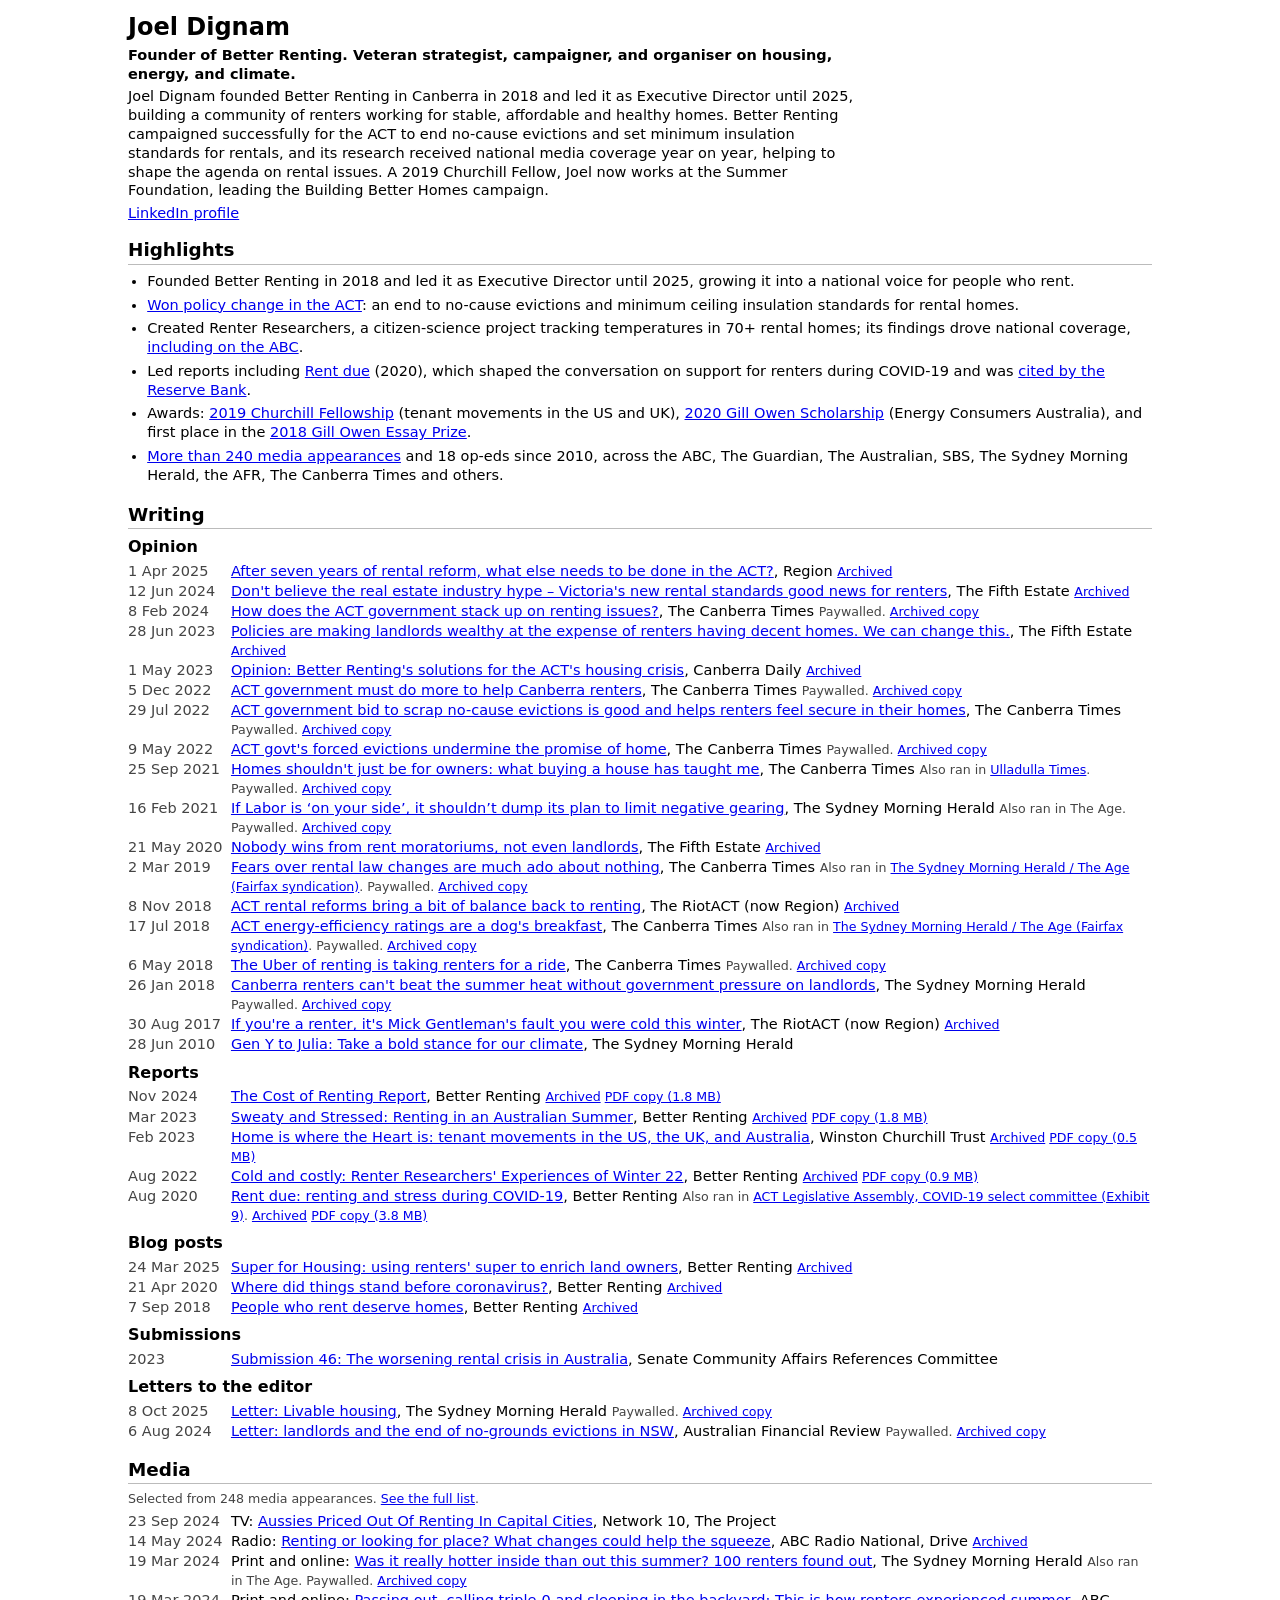
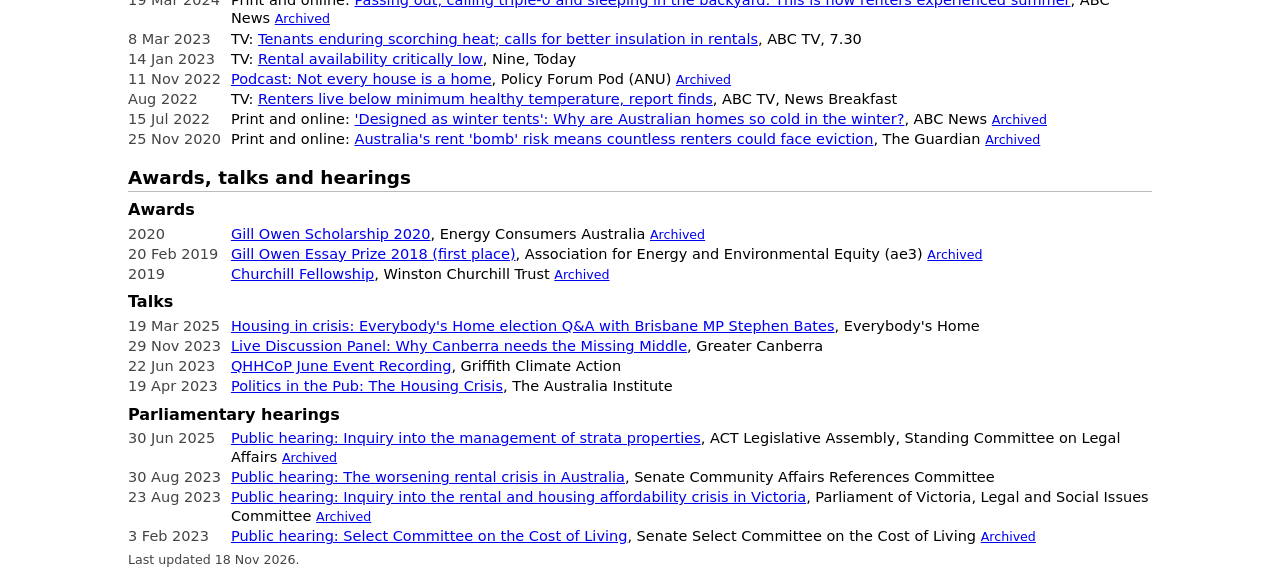
<file: index.html>
<!doctype html>
<html lang="en-AU">
<head>
<meta charset="utf-8">
<meta name="viewport" content="width=device-width, initial-scale=1">
<meta name="color-scheme" content="light dark">
<title>Joel Dignam</title>
<meta name="description" content="Founder of Better Renting. Veteran strategist, campaigner, and organiser on housing, energy, and climate.">
<link rel="canonical" href="https://joeldignam.au/">
<meta property="og:type" content="profile">
<meta property="og:title" content="Joel Dignam">
<meta property="og:description" content="Founder of Better Renting. Veteran strategist, campaigner, and organiser on housing, energy, and climate.">
<meta property="og:url" content="https://joeldignam.au/">
<link rel="stylesheet" href="style.css">
<script type="application/ld+json">{"@context": "https://schema.org", "@type": "Person", "name": "Joel Dignam", "url": "https://joeldignam.au/", "description": "Founder of Better Renting. Veteran strategist, campaigner, and organiser on housing, energy, and climate.", "sameAs": ["https://www.linkedin.com/in/joeldignam/"]}</script>
</head>
<body>
<header>
<h1>Joel Dignam</h1>
<p class="tagline">Founder of Better Renting. Veteran strategist, campaigner, and organiser on housing, energy, and climate.</p>
<p>Joel Dignam founded Better Renting in Canberra in 2018 and led it as Executive Director until 2025, building a community of renters working for stable, affordable and healthy homes. Better Renting campaigned successfully for the ACT to end no-cause evictions and set minimum insulation standards for rentals, and its research received national media coverage year on year, helping to shape the agenda on rental issues. A 2019 Churchill Fellow, Joel now works at the Summer Foundation, leading the Building Better Homes campaign.</p>
<p><a href="https://www.linkedin.com/in/joeldignam/">LinkedIn profile</a></p>
</header>
<main>
<section aria-labelledby="highlights">
<h2 id="highlights">Highlights</h2>
<ul><li>Founded Better Renting in 2018 and led it as Executive Director until 2025, growing it into a national voice for people who rent.</li><li><a href="https://region.com.au/after-seven-years-of-rental-reform-what-else-needs-to-be-done-in-the-act/855745/">Won policy change in the ACT</a>: an end to no-cause evictions and minimum ceiling insulation standards for rental homes.</li><li>Created Renter Researchers, a citizen-science project tracking temperatures in 70+ rental homes; its findings drove national coverage, <a href="https://www.abc.net.au/news/2022-07-15/why-are-australian-homes-so-cold/101227308">including on the ABC</a>.</li><li>Led reports including <a href="files/2020-08-better-renting-rent-due-covid-report.pdf">Rent due</a> (2020), which shaped the conversation on support for renters during COVID-19 and was <a href="https://www.rba.gov.au/publications/bulletin/2020/sep/the-rental-market-and-covid-19.html">cited by the Reserve Bank</a>.</li><li>Awards: <a href="https://www.churchilltrust.com.au/fellow/joel-augustine-dignam-act-2019/">2019 Churchill Fellowship</a> (tenant movements in the US and UK), <a href="https://energyconsumersaustralia.com.au/gill-owen-scholarship">2020 Gill Owen Scholarship</a> (Energy Consumers Australia), and first place in the <a href="https://ae3.org.au/2019/05/28/the-gill-owen-essay-prize-2018/">2018 Gill Owen Essay Prize</a>.</li><li><a href="media/">More than 240 media appearances</a> and 18 op-eds since 2010, across the ABC, The Guardian, The Australian, SBS, The Sydney Morning Herald, the AFR, The Canberra Times and others.</li></ul>
</section>
<section aria-labelledby="writing">
<h2 id="writing">Writing</h2>
<h3>Opinion</h3>
<ul class="rows">
<li><time datetime="2025-04-01">1 Apr 2025</time> <span><a href="https://region.com.au/after-seven-years-of-rental-reform-what-else-needs-to-be-done-in-the-act/855745/">After seven years of rental reform, what else needs to be done in the ACT?</a>, Region <small><a href="https://web.archive.org/web/20251029115129/https://region.com.au/after-seven-years-of-rental-reform-what-else-needs-to-be-done-in-the-act/855745/">Archived</a></small></span></li>
<li><time datetime="2024-06-12">12 Jun 2024</time> <span><a href="https://thefifthestate.com.au/columns/spinifex/dont-believe-the-real-estate-industry-hype-victorias-new-rental-standards-good-news-for-renters/">Don&#x27;t believe the real estate industry hype – Victoria&#x27;s new rental standards good news for renters</a>, The Fifth Estate <small><a href="https://web.archive.org/web/20240621015630/https://thefifthestate.com.au/columns/spinifex/dont-believe-the-real-estate-industry-hype-victorias-new-rental-standards-good-news-for-renters/">Archived</a></small></span></li>
<li><time datetime="2024-02-08">8 Feb 2024</time> <span><a href="https://www.canberratimes.com.au/story/8513277/act-election-2024-laborgreens-governments-record-on-renting/">How does the ACT government stack up on renting issues?</a>, The Canberra Times <small>Paywalled. <a href="https://web.archive.org/web/20240207183345/https://www.canberratimes.com.au/story/8513277/act-election-2024-laborgreens-governments-record-on-renting/">Archived copy</a></small></span></li>
<li><time datetime="2023-06-28">28 Jun 2023</time> <span><a href="https://thefifthestate.com.au/columns/spinifex/policies-are-making-landlords-wealthy-at-the-expense-of-renters-having-decent-homes-we-can-change-this/">Policies are making landlords wealthy at the expense of renters having decent homes. We can change this.</a>, The Fifth Estate <small><a href="https://web.archive.org/web/20230628192702/https://thefifthestate.com.au/columns/policies-are-making-landlords-wealthy-at-the-expense-of-renters-having-decent-homes-we-can-change-this/">Archived</a></small></span></li>
<li><time datetime="2023-05-01">1 May 2023</time> <span><a href="https://canberradaily.com.au/opinion-better-rentings-solutions-for-the-acts-housing-crisis/">Opinion: Better Renting&#x27;s solutions for the ACT&#x27;s housing crisis</a>, Canberra Daily <small><a href="https://web.archive.org/web/20260117215100/https://canberradaily.com.au/opinion-better-rentings-solutions-for-the-acts-housing-crisis/">Archived</a></small></span></li>
<li><time datetime="2022-12-05">5 Dec 2022</time> <span><a href="https://www.canberratimes.com.au/story/8001808/positive-changes-for-act-renters-need-to-go-even-further/">ACT government must do more to help Canberra renters</a>, The Canberra Times <small>Paywalled. <a href="https://web.archive.org/web/20221214074822/https://www.canberratimes.com.au/story/8001808/positive-changes-for-act-renters-need-to-go-even-further/">Archived copy</a></small></span></li>
<li><time datetime="2022-07-29">29 Jul 2022</time> <span><a href="https://www.canberratimes.com.au/story/7836780/renter-rights-matter-now-more-than-ever/">ACT government bid to scrap no-cause evictions is good and helps renters feel secure in their homes</a>, The Canberra Times <small>Paywalled. <a href="https://web.archive.org/web/20220812063833/https://www.canberratimes.com.au/story/7836780/renter-rights-matter-now-more-than-ever/">Archived copy</a></small></span></li>
<li><time datetime="2022-05-09">9 May 2022</time> <span><a href="https://www.canberratimes.com.au/story/7724691/act-govts-forced-evictions-undermine-the-promise-of-home/">ACT govt&#x27;s forced evictions undermine the promise of home</a>, The Canberra Times <small>Paywalled. <a href="https://web.archive.org/web/20250722111913/https://www.canberratimes.com.au/story/7724691/act-govts-forced-evictions-undermine-the-promise-of-home/">Archived copy</a></small></span></li>
<li><time datetime="2021-09-25">25 Sep 2021</time> <span><a href="https://www.canberratimes.com.au/story/7443503/homes-shouldnt-just-be-for-owners-what-buying-a-house-has-taught-me/">Homes shouldn&#x27;t just be for owners: what buying a house has taught me</a>, The Canberra Times <small>Also ran in <a href="https://www.ulladullatimes.com.au/story/7443503/homes-shouldnt-just-be-for-owners-what-buying-a-house-has-taught-me/">Ulladulla Times</a>. Paywalled. <a href="https://web.archive.org/web/20210925090241/https://www.canberratimes.com.au/story/7443503/homes-shouldnt-just-be-for-owners-what-buying-a-house-has-taught-me/">Archived copy</a></small></span></li>
<li><time datetime="2021-02-16">16 Feb 2021</time> <span><a href="https://www.smh.com.au/national/if-labor-is-on-your-side-it-shouldn-t-dump-its-plan-to-limit-negative-gearing-20210215-p572ox.html">If Labor is ‘on your side’, it shouldn’t dump its plan to limit negative gearing</a>, The Sydney Morning Herald <small>Also ran in The Age. Paywalled. <a href="https://web.archive.org/web/20230728012621/https://www.smh.com.au/national/if-labor-is-on-your-side-it-shouldn-t-dump-its-plan-to-limit-negative-gearing-20210215-p572ox.html">Archived copy</a></small></span></li>
<li><time datetime="2020-05-21">21 May 2020</time> <span><a href="https://thefifthestate.com.au/innovation/residential-2/nobody-wins-from-rent-moratoriums-not-even-landlords/">Nobody wins from rent moratoriums, not even landlords</a>, The Fifth Estate <small><a href="https://web.archive.org/web/20230607052110/https://thefifthestate.com.au/innovation/residential-2/nobody-wins-from-rent-moratoriums-not-even-landlords/">Archived</a></small></span></li>
<li><time datetime="2019-03-02">2 Mar 2019</time> <span><a href="https://www.canberratimes.com.au/story/5993613/fears-over-rental-law-changes-are-much-ado-about-nothing/">Fears over rental law changes are much ado about nothing</a>, The Canberra Times <small>Also ran in <a href="https://www.smh.com.au/national/act/fears-over-rental-law-changes-are-much-ado-about-nothing-20190225-p5106n.html">The Sydney Morning Herald / The Age (Fairfax syndication)</a>. Paywalled. <a href="https://web.archive.org/web/20250825040522/https://www.canberratimes.com.au/story/5993613/fears-over-rental-law-changes-are-much-ado-about-nothing/">Archived copy</a></small></span></li>
<li><time datetime="2018-11-08">8 Nov 2018</time> <span><a href="https://region.com.au/act-rental-reforms-bring-a-bit-of-balance-back-to-renting/272207/">ACT rental reforms bring a bit of balance back to renting</a>, The RiotACT (now Region) <small><a href="https://web.archive.org/web/20251218154320/https://region.com.au/act-rental-reforms-bring-a-bit-of-balance-back-to-renting/272207/">Archived</a></small></span></li>
<li><time datetime="2018-07-17">17 Jul 2018</time> <span><a href="https://www.canberratimes.com.au/story/6014870/act-energy-efficiency-ratings-are-a-dogs-breakfast/">ACT energy-efficiency ratings are a dog&#x27;s breakfast</a>, The Canberra Times <small>Also ran in <a href="https://www.smh.com.au/politics/act/act-energy-efficiency-ratings-are-a-dog-s-breakfast-20180711-p4zqtp.html">The Sydney Morning Herald / The Age (Fairfax syndication)</a>. Paywalled. <a href="https://web.archive.org/web/20180717205506/https://www.canberratimes.com.au/politics/act/act-energy-efficiency-ratings-are-a-dog-s-breakfast-20180711-p4zqtp.html">Archived copy</a></small></span></li>
<li><time datetime="2018-05-06">6 May 2018</time> <span><a href="https://www.canberratimes.com.au/story/6018209/the-uber-of-renting-is-taking-renters-for-a-ride/">The Uber of renting is taking renters for a ride</a>, The Canberra Times <small>Paywalled. <a href="https://web.archive.org/web/20261115215454/https://www.canberratimes.com.au/story/6018209/the-uber-of-renting-is-taking-renters-for-a-ride/">Archived copy</a></small></span></li>
<li><time datetime="2018-01-26">26 Jan 2018</time> <span><a href="https://www.smh.com.au/opinion/canberra-renters-cant-beat-the-summer-heat-without-government-pressure-on-landlords-20180125-h0o96s.html">Canberra renters can&#x27;t beat the summer heat without government pressure on landlords</a>, The Sydney Morning Herald <small>Paywalled. <a href="https://web.archive.org/web/20221205171050/https://www.smh.com.au/opinion/canberra-renters-cant-beat-the-summer-heat-without-government-pressure-on-landlords-20180125-h0o96s.html">Archived copy</a></small></span></li>
<li><time datetime="2017-08-30">30 Aug 2017</time> <span><a href="https://region.com.au/if-youre-a-renter-its-mick-gentlemans-fault-you-were-cold-this-winter/213235/">If you&#x27;re a renter, it&#x27;s Mick Gentleman&#x27;s fault you were cold this winter</a>, The RiotACT (now Region) <small><a href="https://web.archive.org/web/20251218144130/https://region.com.au/if-youre-a-renter-its-mick-gentlemans-fault-you-were-cold-this-winter/213235/">Archived</a></small></span></li>
<li><time datetime="2010-06-28">28 Jun 2010</time> <span><a href="https://www.smh.com.au/politics/federal/gen-y-to-julia-take-a-bold-stance-for-our-climate-20100628-zedr.html">Gen Y to Julia: Take a bold stance for our climate</a>, The Sydney Morning Herald</span></li>
</ul>
<h3>Reports</h3>
<ul class="rows">
<li><time datetime="2024-11">Nov 2024</time> <span><a href="https://www.betterrenting.org.au/cost_of_renting_2024">The Cost of Renting Report</a>, Better Renting <small><a href="https://web.archive.org/web/20260712150952/https://www.betterrenting.org.au/cost_of_renting_2024">Archived</a> <a href="files/2024-11-better-renting-cost-of-renting-report.pdf">PDF copy (1.8 MB)</a></small></span></li>
<li><time datetime="2023-03">Mar 2023</time> <span><a href="https://www.betterrenting.org.au/renter_researchers_summer_23">Sweaty and Stressed: Renting in an Australian Summer</a>, Better Renting <small><a href="https://web.archive.org/web/20260712151231/https://www.betterrenting.org.au/renter_researchers_summer_23">Archived</a> <a href="files/2023-03-better-renting-sweaty-and-stressed.pdf">PDF copy (1.8 MB)</a></small></span></li>
<li><time datetime="2023-02">Feb 2023</time> <span><a href="https://www.churchilltrust.com.au/project/to-learn-how-to-best-build-an-organisation-to-grow-the-power-of-renters-to-advocate-for-social-change/">Home is where the Heart is: tenant movements in the US, the UK, and Australia</a>, Winston Churchill Trust <small><a href="https://web.archive.org/web/20240413115450/https://www.churchilltrust.com.au/project/to-learn-how-to-best-build-an-organisation-to-grow-the-power-of-renters-to-advocate-for-social-change/">Archived</a> <a href="files/2023-02-churchill-report-home-is-where-the-heart-is.pdf">PDF copy (0.5 MB)</a></small></span></li>
<li><time datetime="2022-08">Aug 2022</time> <span><a href="https://www.betterrenting.org.au/renter_researchers_winter_22">Cold and costly: Renter Researchers&#x27; Experiences of Winter 22</a>, Better Renting <small><a href="https://web.archive.org/web/20260712155300/https://www.betterrenting.org.au/renter_researchers_winter_22">Archived</a> <a href="files/2022-08-better-renting-cold-and-costly-winter-22.pdf">PDF copy (0.9 MB)</a></small></span></li>
<li><time datetime="2020-08">Aug 2020</time> <span><a href="https://www.betterrenting.org.au/coronavirus_survey_report">Rent due: renting and stress during COVID-19</a>, Better Renting <small>Also ran in <a href="https://www.parliament.act.gov.au/__data/assets/pdf_file/0009/1613637/Exhibit-9-Better-Renting.pdf">ACT Legislative Assembly, COVID-19 select committee (Exhibit 9)</a>. <a href="https://web.archive.org/web/20260521203313/https://www.betterrenting.org.au/coronavirus_survey_report">Archived</a> <a href="files/2020-08-better-renting-rent-due-covid-report.pdf">PDF copy (3.8 MB)</a></small></span></li>
</ul>
<h3>Blog posts</h3>
<ul class="rows">
<li><time datetime="2025-03-24">24 Mar 2025</time> <span><a href="https://www.betterrenting.org.au/super_for_housing">Super for Housing: using renters&#x27; super to enrich land owners</a>, Better Renting <small><a href="https://web.archive.org/web/20260521205331/https://www.betterrenting.org.au/super_for_housing">Archived</a></small></span></li>
<li><time datetime="2020-04-21">21 Apr 2020</time> <span><a href="https://www.betterrenting.org.au/where_did_things_stand_before_coronavirus">Where did things stand before coronavirus?</a>, Better Renting <small><a href="https://web.archive.org/web/20260611232454/https://www.betterrenting.org.au/where_did_things_stand_before_coronavirus">Archived</a></small></span></li>
<li><time datetime="2018-09-07">7 Sep 2018</time> <span><a href="https://www.betterrenting.org.au/people_who_rent_deserve_homes">People who rent deserve homes</a>, Better Renting <small><a href="https://web.archive.org/web/20260521200116/https://www.betterrenting.org.au/people_who_rent_deserve_homes">Archived</a></small></span></li>
</ul>
<h3>Submissions</h3>
<ul class="rows">
<li><time datetime="2023">2023</time> <span><a href="https://www.aph.gov.au/DocumentStore.ashx?id=38a46012-39ef-4d8b-801d-7f6dd21046ff&amp;subId=746090">Submission 46: The worsening rental crisis in Australia</a>, Senate Community Affairs References Committee</span></li>
</ul>
<h3>Letters to the editor</h3>
<ul class="rows">
<li><time datetime="2025-10-08">8 Oct 2025</time> <span><a href="https://www.smh.com.au/politics/nsw/fight-the-good-fight-not-each-other-for-all-our-sakes-20251008-p5n0wa.html">Letter: Livable housing</a>, The Sydney Morning Herald <small>Paywalled. <a href="https://web.archive.org/web/20251013021611/https://www.smh.com.au/politics/nsw/fight-the-good-fight-not-each-other-for-all-our-sakes-20251008-p5n0wa.html">Archived copy</a></small></span></li>
<li><time datetime="2024-08-06">6 Aug 2024</time> <span><a href="https://www.afr.com/politics/federal/jabiluka-uranium-mine-proponents-ignore-the-facts-20240802-p5jyu9">Letter: landlords and the end of no-grounds evictions in NSW</a>, Australian Financial Review <small>Paywalled. <a href="https://web.archive.org/web/20250725124720/https://www.afr.com/politics/federal/jabiluka-uranium-mine-proponents-ignore-the-facts-20240802-p5jyu9">Archived copy</a></small></span></li>
</ul>
</section>
<section aria-labelledby="media">
<h2 id="media">Media</h2>
<p><small>Selected from 248 media appearances. <a href="media/">See the full list</a>.</small></p>
<ul class="rows">
<li><time datetime="2024-09-23">23 Sep 2024</time> <span>TV: <a href="https://www.youtube.com/watch?v=74eTUBOlbA0">Aussies Priced Out Of Renting In Capital Cities</a>, Network 10, The Project</span></li>
<li><time datetime="2024-05-14">14 May 2024</time> <span>Radio: <a href="https://www.abc.net.au/listen/programs/radionational-drive/1615/103846446">Renting or looking for place? What changes could help the squeeze</a>, ABC Radio National, Drive <small><a href="https://web.archive.org/web/20240809153053/https://www.abc.net.au/listen/programs/radionational-drive/1615/103846446">Archived</a></small></span></li>
<li><time datetime="2024-03-19">19 Mar 2024</time> <span>Print and online: <a href="https://www.smh.com.au/property/news/was-it-really-hotter-inside-than-out-this-summer-100-renters-found-out-20240315-p5fcsl.html">Was it really hotter inside than out this summer? 100 renters found out</a>, The Sydney Morning Herald <small>Also ran in The Age. Paywalled. <a href="https://web.archive.org/web/20241216012420/https://www.smh.com.au/property/news/was-it-really-hotter-inside-than-out-this-summer-100-renters-found-out-20240315-p5fcsl.html">Archived copy</a></small></span></li>
<li><time datetime="2024-03-19">19 Mar 2024</time> <span>Print and online: <a href="https://www.abc.net.au/news/2024-03-19/rental-home-temperatures-unhealthy-dangerous-better-renting/103601940">Passing out, calling triple-0 and sleeping in the backyard: This is how renters experienced summer</a>, ABC News <small><a href="https://web.archive.org/web/20260703052037/https://www.abc.net.au/news/2024-03-19/rental-home-temperatures-unhealthy-dangerous-better-renting/103601940">Archived</a></small></span></li>
<li><time datetime="2023-03-08">8 Mar 2023</time> <span>TV: <a href="https://www.facebook.com/ABC730/posts/new-research-shows-tenants-in-public-housing-and-private-rentals-are-enduring-ve/10160812608779516/">Tenants enduring scorching heat; calls for better insulation in rentals</a>, ABC TV, 7.30</span></li>
<li><time datetime="2023-01-14">14 Jan 2023</time> <span>TV: <a href="https://www.youtube.com/watch?v=-Z2n1muPa2Y">Rental availability critically low</a>, Nine, Today</span></li>
<li><time datetime="2022-11-11">11 Nov 2022</time> <span><a href="https://www.policyforum.net/podcast-not-every-house-is-a-home/">Podcast: Not every house is a home</a>, Policy Forum Pod (ANU) <small><a href="https://web.archive.org/web/20251223234236/https://www.policyforum.net/podcast-not-every-house-is-a-home/">Archived</a></small></span></li>
<li><time datetime="2022-08">Aug 2022</time> <span>TV: <a href="https://www.youtube.com/watch?v=ucFaSIafV-w">Renters live below minimum healthy temperature, report finds</a>, ABC TV, News Breakfast</span></li>
<li><time datetime="2022-07-15">15 Jul 2022</time> <span>Print and online: <a href="https://www.abc.net.au/news/2022-07-15/why-are-australian-homes-so-cold/101227308">&#x27;Designed as winter tents&#x27;: Why are Australian homes so cold in the winter?</a>, ABC News <small><a href="https://web.archive.org/web/20260809043538/https://www.abc.net.au/news/2022-07-15/why-are-australian-homes-so-cold/101227308">Archived</a></small></span></li>
<li><time datetime="2020-11-25">25 Nov 2020</time> <span>Print and online: <a href="https://www.theguardian.com/australia-news/2020/nov/25/australias-rent-bomb-risk-means-countless-renters-could-face-eviction">Australia&#x27;s rent &#x27;bomb&#x27; risk means countless renters could face eviction</a>, The Guardian <small><a href="https://web.archive.org/web/20261116090059/https://www.theguardian.com/australia-news/2020/nov/25/australias-rent-bomb-risk-means-countless-renters-could-face-eviction">Archived</a></small></span></li>
</ul>
</section>
<section aria-labelledby="other">
<h2 id="other">Awards, talks and hearings</h2>
<h3>Awards</h3>
<ul class="rows">
<li><time datetime="2020">2020</time> <span><a href="https://energyconsumersaustralia.com.au/gill-owen-scholarship">Gill Owen Scholarship 2020</a>, Energy Consumers Australia <small><a href="https://web.archive.org/web/20260717012542/https://energyconsumersaustralia.com.au/gill-owen-scholarship">Archived</a></small></span></li>
<li><time datetime="2019-02-20">20 Feb 2019</time> <span><a href="https://ae3.org.au/2019/05/28/the-gill-owen-essay-prize-2018/">Gill Owen Essay Prize 2018 (first place)</a>, Association for Energy and Environmental Equity (ae3) <small><a href="https://web.archive.org/web/20210225165625/https://ae3.org.au/2019/05/28/the-gill-owen-essay-prize-2018/">Archived</a></small></span></li>
<li><time datetime="2019">2019</time> <span><a href="https://www.churchilltrust.com.au/fellow/joel-augustine-dignam-act-2019/">Churchill Fellowship</a>, Winston Churchill Trust <small><a href="https://web.archive.org/web/20251213165020/https://www.churchilltrust.com.au/fellow/joel-augustine-dignam-act-2019/">Archived</a></small></span></li>
</ul>
<h3>Talks</h3>
<ul class="rows">
<li><time datetime="2025-03-19">19 Mar 2025</time> <span><a href="https://www.youtube.com/watch?v=JKfyDsu-TdA">Housing in crisis: Everybody&#x27;s Home election Q&amp;A with Brisbane MP Stephen Bates</a>, Everybody&#x27;s Home</span></li>
<li><time datetime="2023-11-29">29 Nov 2023</time> <span><a href="https://www.youtube.com/watch?v=4AVdTm2TaIE">Live Discussion Panel: Why Canberra needs the Missing Middle</a>, Greater Canberra</span></li>
<li><time datetime="2023-06-22">22 Jun 2023</time> <span><a href="https://www.youtube.com/watch?v=nuZ-uShpKMk">QHHCoP June Event Recording</a>, Griffith Climate Action</span></li>
<li><time datetime="2023-04-19">19 Apr 2023</time> <span><a href="https://www.youtube.com/watch?v=BsTYJLzeJtE">Politics in the Pub: The Housing Crisis</a>, The Australia Institute</span></li>
</ul>
<h3>Parliamentary hearings</h3>
<ul class="rows">
<li><time datetime="2025-06-30">30 Jun 2025</time> <span><a href="https://www.hansard.act.gov.au/Hansard/11th-assembly/Committee-transcripts/leg08a.pdf">Public hearing: Inquiry into the management of strata properties</a>, ACT Legislative Assembly, Standing Committee on Legal Affairs <small><a href="https://web.archive.org/web/20251115001027/https://www.hansard.act.gov.au/Hansard/11th-assembly/Committee-transcripts/leg08a.pdf">Archived</a></small></span></li>
<li><time datetime="2023-08-30">30 Aug 2023</time> <span><a href="https://www.aph.gov.au/DocumentStore.ashx?hearingid=31059&amp;submissions=false">Public hearing: The worsening rental crisis in Australia</a>, Senate Community Affairs References Committee</span></li>
<li><time datetime="2023-08-23">23 Aug 2023</time> <span><a href="https://www.parliament.vic.gov.au/get-involved/inquiries/inquiry-into-the-rental-and-housing-affordability-crisis-in-victoria/hearings/">Public hearing: Inquiry into the rental and housing affordability crisis in Victoria</a>, Parliament of Victoria, Legal and Social Issues Committee <small><a href="https://web.archive.org/web/20260308175237/https://www.parliament.vic.gov.au/get-involved/inquiries/inquiry-into-the-rental-and-housing-affordability-crisis-in-victoria/hearings/">Archived</a></small></span></li>
<li><time datetime="2023-02-03">3 Feb 2023</time> <span><a href="https://www.aph.gov.au/DocumentStore.ashx?hearingid=30616&amp;submissions=false">Public hearing: Select Committee on the Cost of Living</a>, Senate Select Committee on the Cost of Living <small><a href="https://web.archive.org/web/20221208213909/https://www.aph.gov.au/DocumentStore.ashx?hearingid=30616&amp;submissions=false">Archived</a></small></span></li>
</ul>
</section>
</main>
<footer><p><small>Last updated 18 Nov 2026.</small></p></footer>
</body>
</html>
</file>
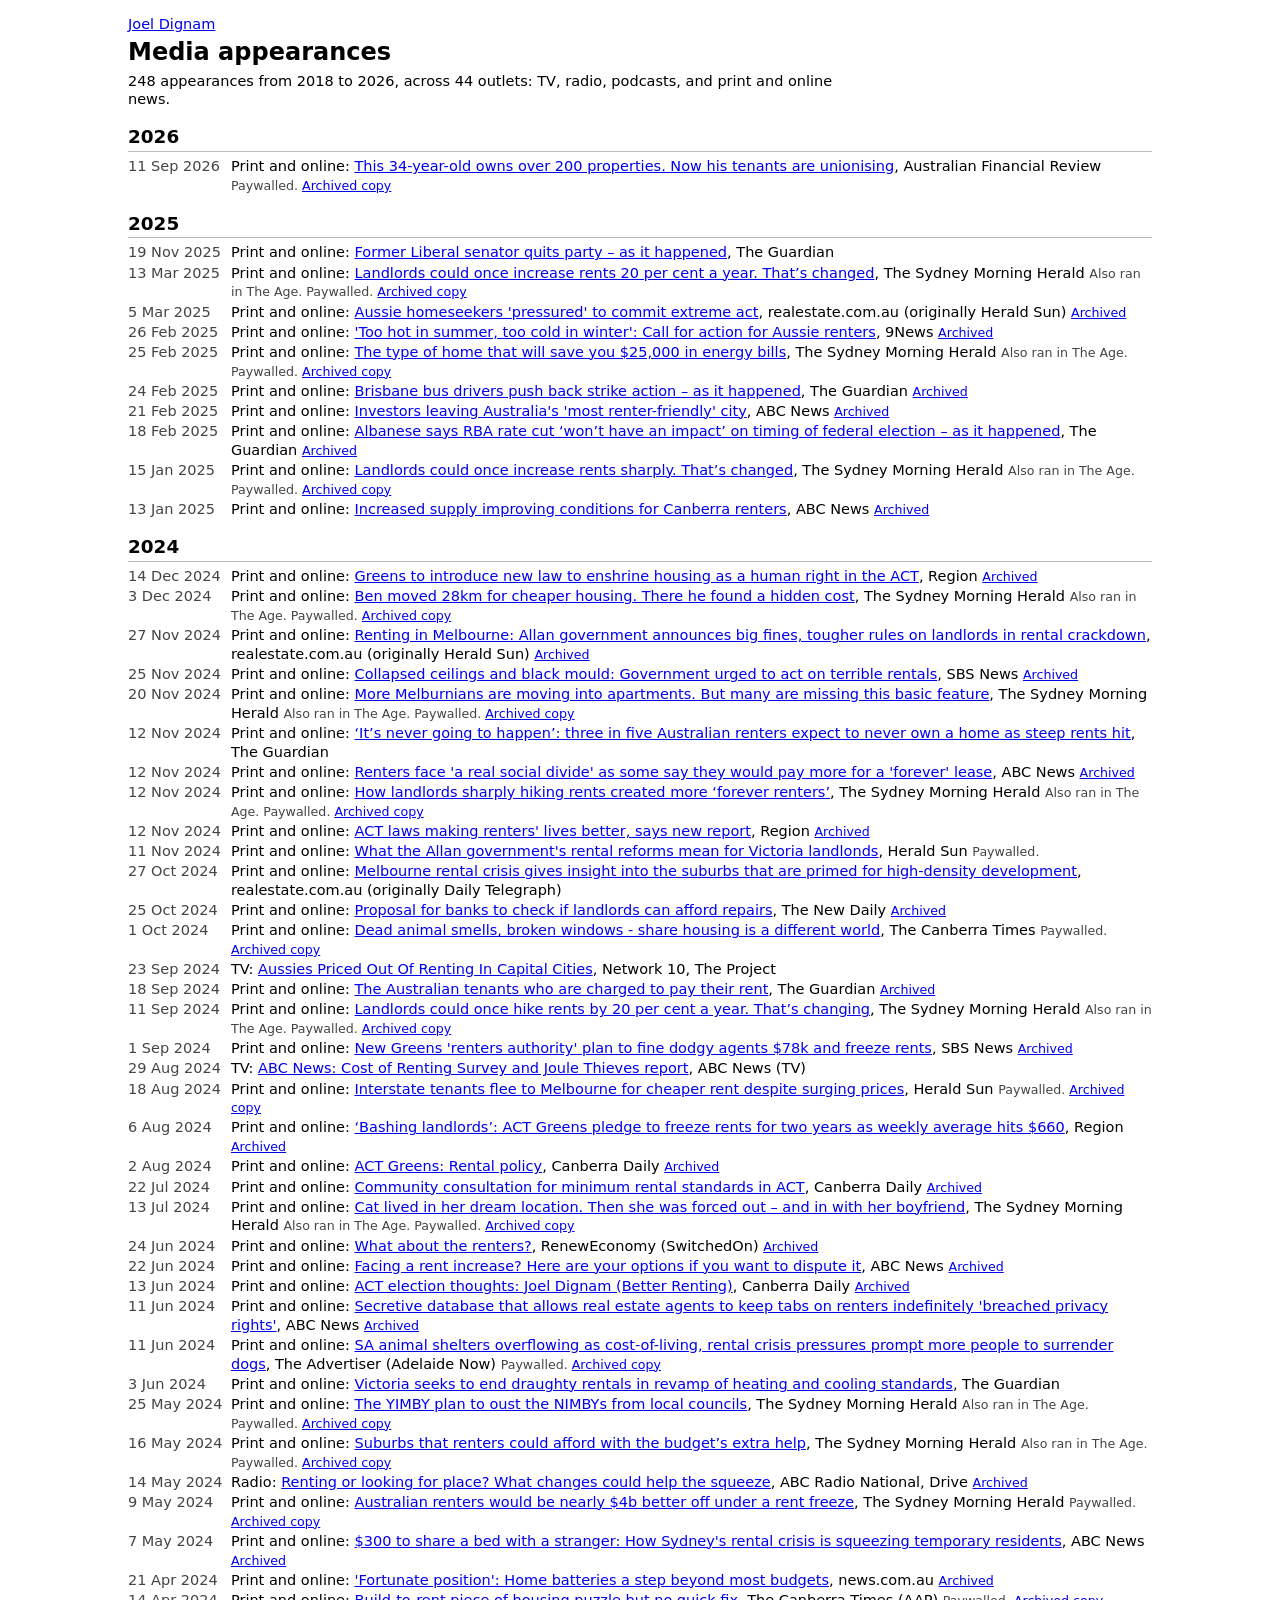
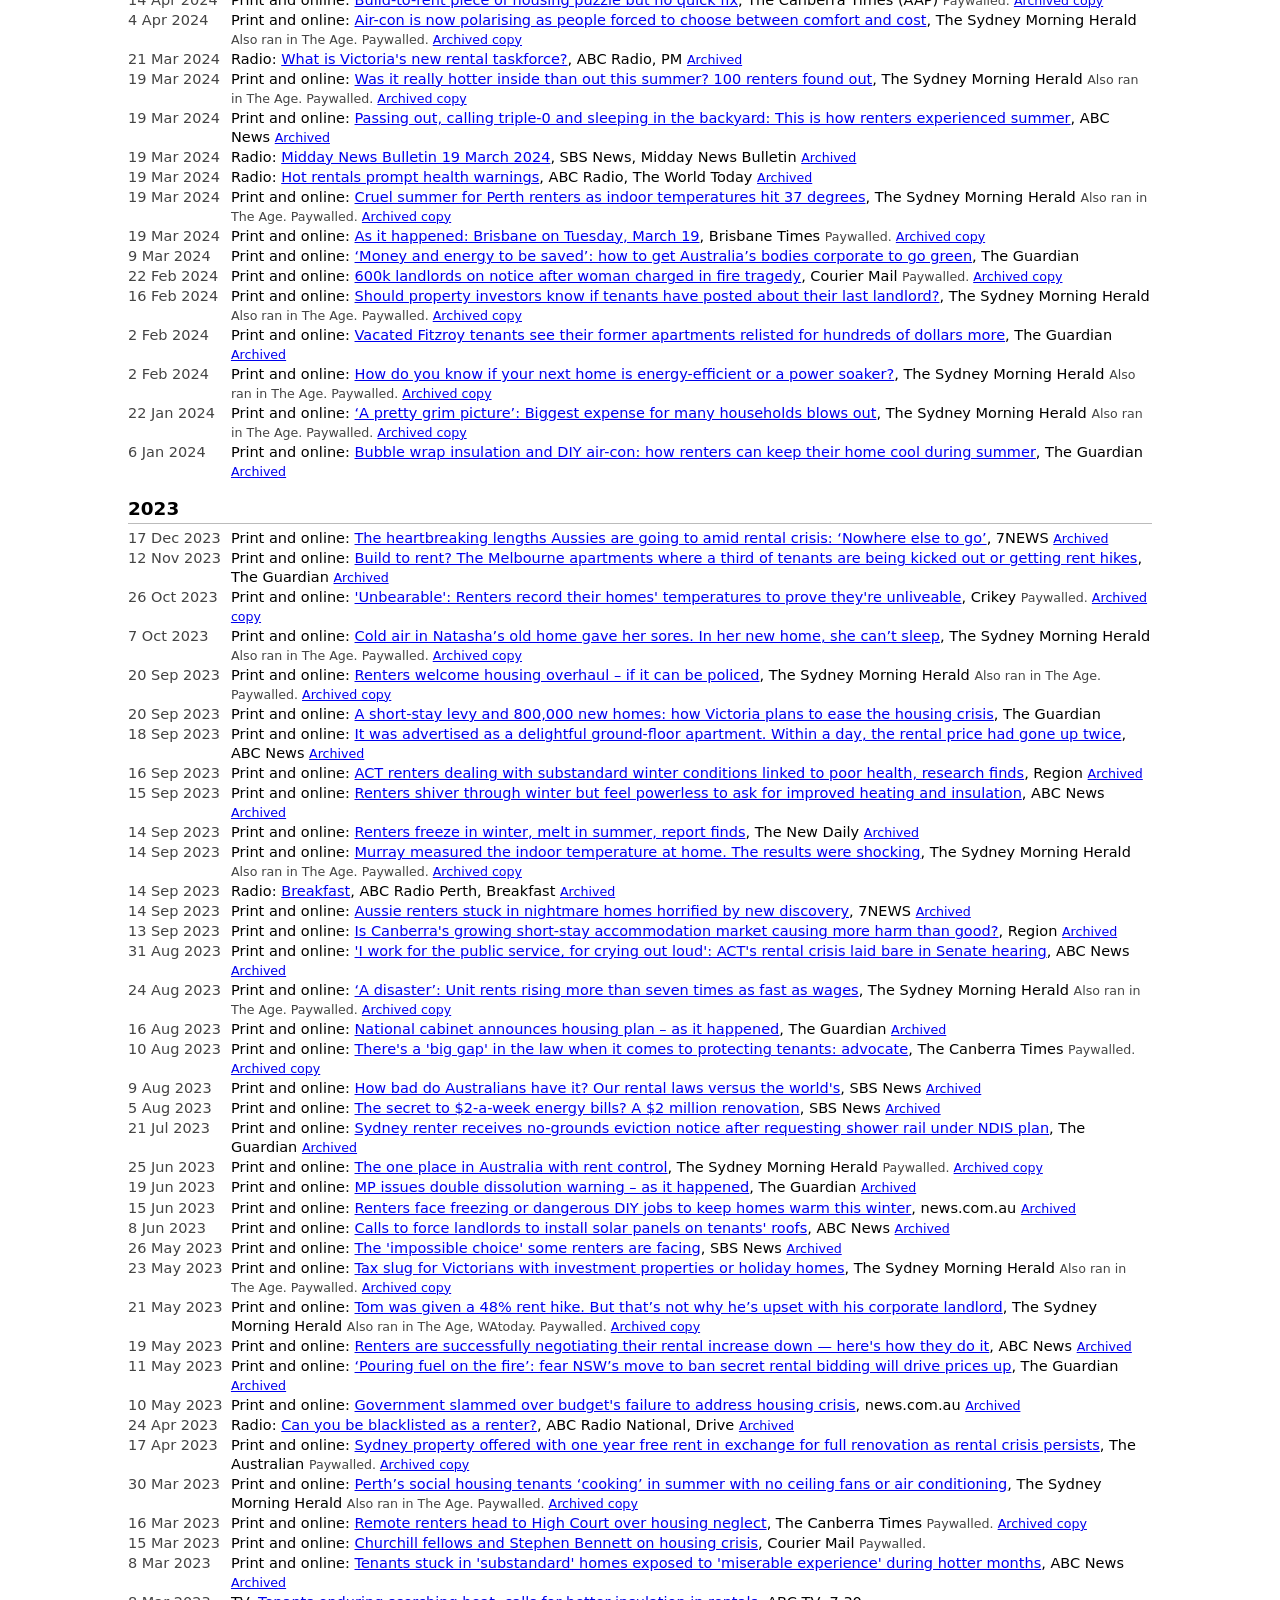
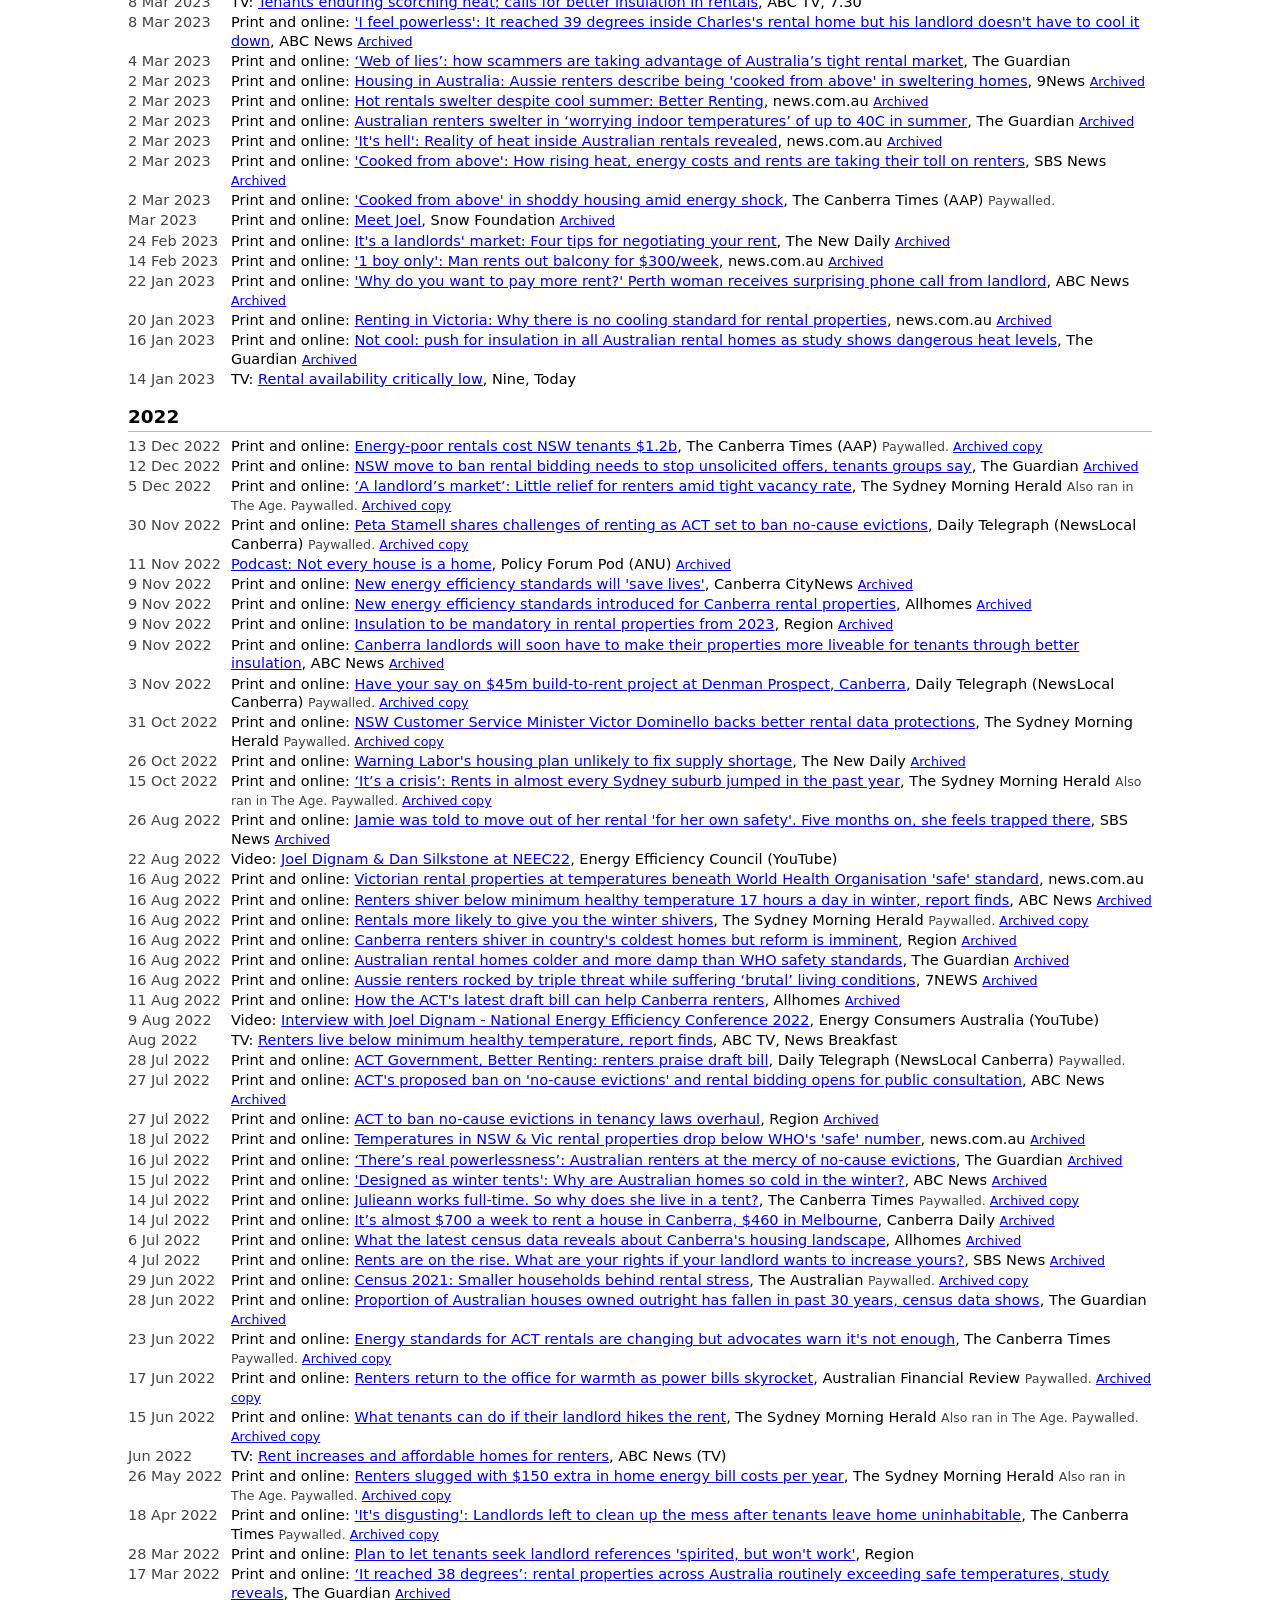
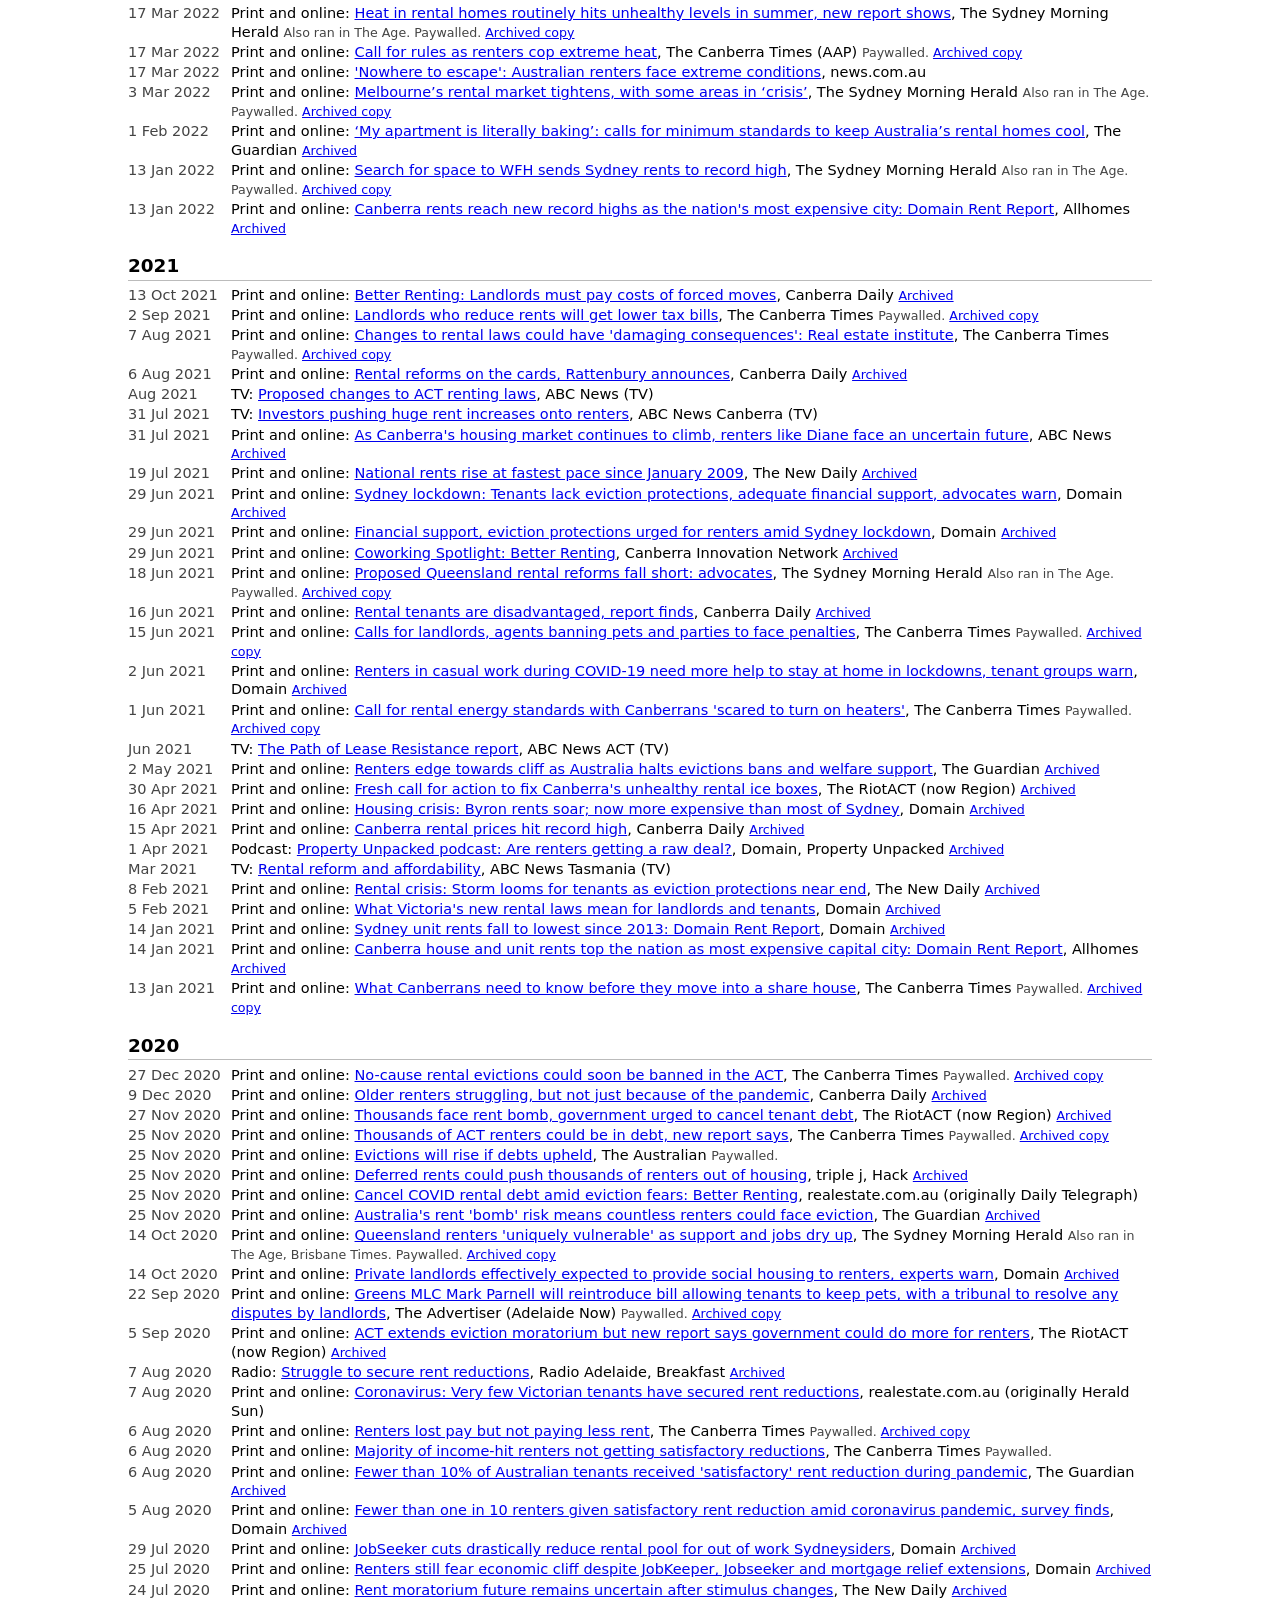
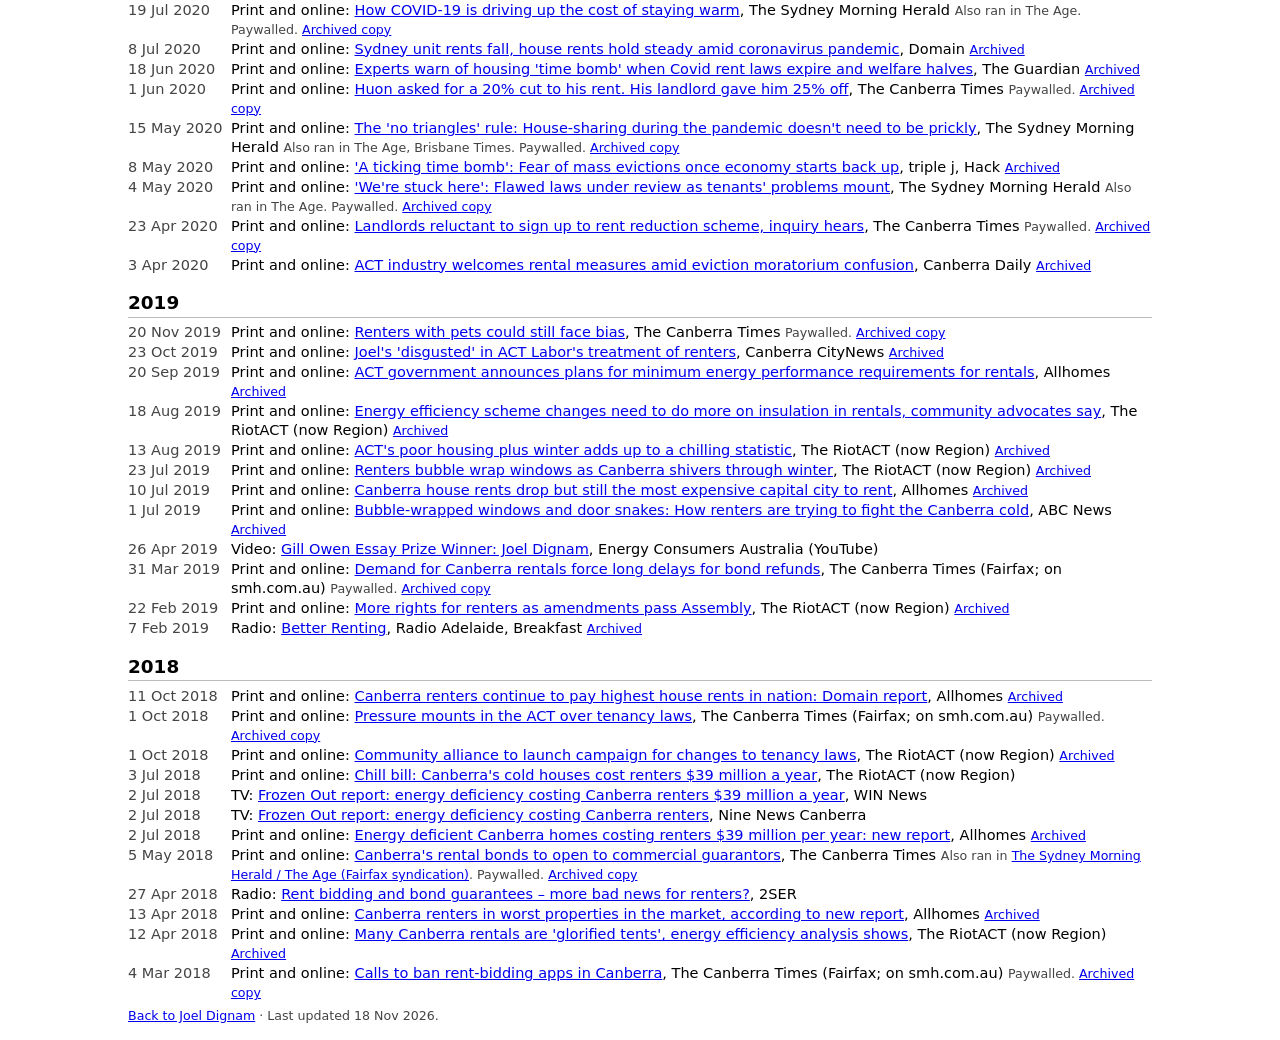
<file: media/index.html>
<!doctype html>
<html lang="en-AU">
<head>
<meta charset="utf-8">
<meta name="viewport" content="width=device-width, initial-scale=1">
<meta name="color-scheme" content="light dark">
<title>Media appearances | Joel Dignam</title>
<meta name="description" content="248 media appearances by Joel Dignam, 2018 to 2026.">
<link rel="canonical" href="https://joeldignam.au/media/">
<meta property="og:type" content="article">
<meta property="og:title" content="Media appearances | Joel Dignam">
<meta property="og:description" content="248 media appearances by Joel Dignam, 2018 to 2026.">
<meta property="og:url" content="https://joeldignam.au/media/">
<link rel="stylesheet" href="../style.css">
</head>
<body>
<header>
<p><a href="../">Joel Dignam</a></p>
<h1>Media appearances</h1>
<p>248 appearances from 2018 to 2026, across 44 outlets: TV, radio, podcasts, and print and online news.</p>
</header>
<main>
<section aria-labelledby="y2026">
<h2 id="y2026">2026</h2>
<ul class="rows">
<li><time datetime="2026-09-11">11 Sep 2026</time> <span>Print and online: <a href="https://www.afr.com/policy/economy/this-34-year-old-owns-over-200-properties-renters-are-fighting-back-20260817-p60p1t">This 34-year-old owns over 200 properties. Now his tenants are unionising</a>, Australian Financial Review <small>Paywalled. <a href="https://web.archive.org/web/20261103012104/https://www.afr.com/policy/economy/this-34-year-old-owns-over-200-properties-renters-are-fighting-back-20260817-p60p1t">Archived copy</a></small></span></li>
</ul>
</section>
<section aria-labelledby="y2025">
<h2 id="y2025">2025</h2>
<ul class="rows">
<li><time datetime="2025-11-19">19 Nov 2025</time> <span>Print and online: <a href="https://www.theguardian.com/australia-news/live/2025/nov/19/australia-news-live-optus-amazon-nsw-leaders-mark-speakman-challenge-spill-coalition-john-laws-funeral-ntwnfbhip-liberal?page=with%3Ablock-691cfaf48f080df526f98027">Former Liberal senator quits party – as it happened</a>, The Guardian</span></li>
<li><time datetime="2025-03-13">13 Mar 2025</time> <span>Print and online: <a href="https://www.smh.com.au/property/news/landlords-could-once-increase-rents-20-per-cent-a-year-that-s-changed-20250312-p5liz3.html">Landlords could once increase rents 20 per cent a year. That’s changed</a>, The Sydney Morning Herald <small>Also ran in The Age. Paywalled. <a href="https://web.archive.org/web/20250725072540/https://www.smh.com.au/property/news/landlords-could-once-increase-rents-20-per-cent-a-year-that-s-changed-20250312-p5liz3.html">Archived copy</a></small></span></li>
<li><time datetime="2025-03-05">5 Mar 2025</time> <span>Print and online: <a href="https://www.heraldsun.com.au/real-estate/renting/renters-feeling-the-pressure-going-to-extreme-lengths-to-secure-homes/news-story/d059ce861451290de91a99c75a43a39d">Aussie homeseekers &#x27;pressured&#x27; to commit extreme act</a>, realestate.com.au (originally Herald Sun) <small><a href="https://web.archive.org/web/20261116095622/https://www.realestate.com.au/news/renters-feeling-the-pressure-going-to-extreme-lengths-to-secure-homes/">Archived</a></small></span></li>
<li><time datetime="2025-02-26">26 Feb 2025</time> <span>Print and online: <a href="https://www.9news.com.au/national/rental-homes-plea-for-action/5a3fbbd8-3bd1-42ae-86b9-498c15637ca7">&#x27;Too hot in summer, too cold in winter&#x27;: Call for action for Aussie renters</a>, 9News <small><a href="https://web.archive.org/web/20250317230616/https://www.9news.com.au/national/rental-homes-plea-for-action/5a3fbbd8-3bd1-42ae-86b9-498c15637ca7">Archived</a></small></span></li>
<li><time datetime="2025-02-25">25 Feb 2025</time> <span>Print and online: <a href="https://www.smh.com.au/property/news/the-type-of-home-that-will-save-you-25-000-in-energy-bills-20250221-p5le51.html">The type of home that will save you $25,000 in energy bills</a>, The Sydney Morning Herald <small>Also ran in The Age. Paywalled. <a href="https://web.archive.org/web/20250724004533/https://www.smh.com.au/property/news/the-type-of-home-that-will-save-you-25-000-in-energy-bills-20250221-p5le51.html">Archived copy</a></small></span></li>
<li><time datetime="2025-02-24">24 Feb 2025</time> <span>Print and online: <a href="https://www.theguardian.com/australia-news/live/2025/feb/24/australia-politics-live-anthony-albanese-peter-dutton-russia-ukraine-medicare-gap-fee-bulk-billing-senate-estimates-cost-of-living-ntwnfb">Brisbane bus drivers push back strike action – as it happened</a>, The Guardian <small><a href="https://web.archive.org/web/20261116062414/https://www.theguardian.com/australia-news/live/2025/feb/24/australia-politics-live-anthony-albanese-peter-dutton-russia-ukraine-medicare-gap-fee-bulk-billing-senate-estimates-cost-of-living-ntwnfb">Archived</a></small></span></li>
<li><time datetime="2025-02-21">21 Feb 2025</time> <span>Print and online: <a href="https://www.abc.net.au/news/2025-02-21/canberra-renter-friendly-city-landlord-cost/104958718">Investors leaving Australia&#x27;s &#x27;most renter-friendly&#x27; city</a>, ABC News <small><a href="https://web.archive.org/web/20260829154310/https://www.abc.net.au/news/2025-02-21/canberra-renter-friendly-city-landlord-cost/104958718">Archived</a></small></span></li>
<li><time datetime="2025-02-18">18 Feb 2025</time> <span>Print and online: <a href="https://www.theguardian.com/australia-news/live/2025/feb/18/australia-news-live-rba-reserve-bank-interest-rates-decision-oscar-jenkins-ukraine-russia-video-nsw-racial-hatred-election-campaign-anthony-albanese-peter-dutton-cost-of-living-ntwnfb?page=with%3Ablock-67b4071d8f08e01a96a5f21a">Albanese says RBA rate cut ‘won’t have an impact’ on timing of federal election – as it happened</a>, The Guardian <small><a href="https://web.archive.org/web/20261116224857/https://www.theguardian.com/australia-news/live/2025/feb/18/australia-news-live-rba-reserve-bank-interest-rates-decision-oscar-jenkins-ukraine-russia-video-nsw-racial-hatred-election-campaign-anthony-albanese-peter-dutton-cost-of-living-ntwnfb?page=with%3Ablock-67b4071d8f08e01a96a5f21a">Archived</a></small></span></li>
<li><time datetime="2025-01-15">15 Jan 2025</time> <span>Print and online: <a href="https://www.smh.com.au/property/news/landlords-could-once-increase-rents-sharply-that-s-changed-20250114-p5l42w.html">Landlords could once increase rents sharply. That’s changed</a>, The Sydney Morning Herald <small>Also ran in The Age. Paywalled. <a href="https://web.archive.org/web/20250723120432/https://www.smh.com.au/property/news/landlords-could-once-increase-rents-sharply-that-s-changed-20250114-p5l42w.html">Archived copy</a></small></span></li>
<li><time datetime="2025-01-13">13 Jan 2025</time> <span>Print and online: <a href="https://www.abc.net.au/news/2025-01-13/rent-canberra-flat-comparison-other-capital-cities/104805776">Increased supply improving conditions for Canberra renters</a>, ABC News <small><a href="https://web.archive.org/web/20250709074412/https://www.abc.net.au/news/2025-01-13/rent-canberra-flat-comparison-other-capital-cities/104805776">Archived</a></small></span></li>
</ul>
</section>
<section aria-labelledby="y2024">
<h2 id="y2024">2024</h2>
<ul class="rows">
<li><time datetime="2024-12-14">14 Dec 2024</time> <span>Print and online: <a href="https://region.com.au/greens-to-introduce-new-law-to-enshrine-housing-as-a-human-right-in-the-act/834106/">Greens to introduce new law to enshrine housing as a human right in the ACT</a>, Region <small><a href="https://web.archive.org/web/20261029034658/https://region.com.au/greens-to-introduce-new-law-to-enshrine-housing-as-a-human-right-in-the-act/834106/">Archived</a></small></span></li>
<li><time datetime="2024-12-03">3 Dec 2024</time> <span>Print and online: <a href="https://www.smh.com.au/property/news/ben-moved-28km-for-cheaper-housing-there-he-found-a-hidden-cost-20241025-p5klbu.html">Ben moved 28km for cheaper housing. There he found a hidden cost</a>, The Sydney Morning Herald <small>Also ran in The Age. Paywalled. <a href="https://web.archive.org/web/20250806083230/https://www.smh.com.au/property/news/ben-moved-28km-for-cheaper-housing-there-he-found-a-hidden-cost-20241025-p5klbu.html">Archived copy</a></small></span></li>
<li><time datetime="2024-11-27">27 Nov 2024</time> <span>Print and online: <a href="https://www.heraldsun.com.au/real-estate/victoria/melbourne/renting-in-melbourne-allan-government-announces-big-fines-tougher-rules-on-landlords-in-rental-crackdown/news-story/354b855b8cb0df81683bd36e2ac21781">Renting in Melbourne: Allan government announces big fines, tougher rules on landlords in rental crackdown</a>, realestate.com.au (originally Herald Sun) <small><a href="https://web.archive.org/web/20261116095335/https://www.realestate.com.au/news/renting-in-melbourne-allan-government-announces-big-fines-tougher-rules-on-landlords-in-rental-crackdown/">Archived</a></small></span></li>
<li><time datetime="2024-11-25">25 Nov 2024</time> <span>Print and online: <a href="https://www.sbs.com.au/news/article/collapsed-ceilings-and-black-mould-government-urged-to-act-on-terrible-rentals/a3r4g2qyu">Collapsed ceilings and black mould: Government urged to act on terrible rentals</a>, SBS News <small><a href="https://web.archive.org/web/20250605072334/https://www.sbs.com.au/news/article/collapsed-ceilings-and-black-mould-government-urged-to-act-on-terrible-rentals/a3r4g2qyu">Archived</a></small></span></li>
<li><time datetime="2024-11-20">20 Nov 2024</time> <span>Print and online: <a href="https://www.smh.com.au/national/victoria/kitchens-are-cramping-apartment-living-forcing-residents-to-cook-less-and-shop-more-20241117-p5kr8w.html">More Melburnians are moving into apartments. But many are missing this basic feature</a>, The Sydney Morning Herald <small>Also ran in The Age. Paywalled. <a href="https://web.archive.org/web/20250317161916/https://www.smh.com.au/national/victoria/kitchens-are-cramping-apartment-living-forcing-residents-to-cook-less-and-shop-more-20241117-p5kr8w.html">Archived copy</a></small></span></li>
<li><time datetime="2024-11-12">12 Nov 2024</time> <span>Print and online: <a href="https://www.theguardian.com/australia-news/2024/nov/12/australia-housing-crisis-buying-homes-rental-market-survey">‘It’s never going to happen’: three in five Australian renters expect to never own a home as steep rents hit</a>, The Guardian</span></li>
<li><time datetime="2024-11-12">12 Nov 2024</time> <span>Print and online: <a href="https://www.abc.net.au/news/2024-11-12/renters-willing-to-pay-more-to-secure-indefinite-leases/104584580">Renters face &#x27;a real social divide&#x27; as some say they would pay more for a &#x27;forever&#x27; lease</a>, ABC News <small><a href="https://web.archive.org/web/20261107012610/https://www.abc.net.au/news/2024-11-12/renters-willing-to-pay-more-to-secure-indefinite-leases/104584580">Archived</a></small></span></li>
<li><time datetime="2024-11-12">12 Nov 2024</time> <span>Print and online: <a href="https://www.smh.com.au/property/news/how-landlords-sharply-hiking-rents-created-more-forever-renters-20241111-p5kpnc.html">How landlords sharply hiking rents created more ‘forever renters’</a>, The Sydney Morning Herald <small>Also ran in The Age. Paywalled. <a href="https://web.archive.org/web/20250723210735/https://www.smh.com.au/property/news/how-landlords-sharply-hiking-rents-created-more-forever-renters-20241111-p5kpnc.html">Archived copy</a></small></span></li>
<li><time datetime="2024-11-12">12 Nov 2024</time> <span>Print and online: <a href="https://region.com.au/act-laws-making-renters-lives-better-says-new-report/824812/">ACT laws making renters&#x27; lives better, says new report</a>, Region <small><a href="https://web.archive.org/web/20260115015832/https://region.com.au/act-laws-making-renters-lives-better-says-new-report/824812/">Archived</a></small></span></li>
<li><time datetime="2024-11-11">11 Nov 2024</time> <span>Print and online: <a href="https://www.heraldsun.com.au/news/victoria/what-the-allan-governments-rental-reforms-mean-for-victoria-landlonds/news-story/62934be2d923accfd9f5e7b5f3bb2b44">What the Allan government&#x27;s rental reforms mean for Victoria landlonds</a>, Herald Sun <small>Paywalled.</small></span></li>
<li><time datetime="2024-10-27">27 Oct 2024</time> <span>Print and online: <a href="https://www.dailytelegraph.com.au/real-estate/victoria/melbourne-rental-crisis-gives-insight-into-the-suburbs-that-are-primed-for-highdensity-development/news-story/fe049455735e9e0e3409697488545800">Melbourne rental crisis gives insight into the suburbs that are primed for high-density development</a>, realestate.com.au (originally Daily Telegraph)</span></li>
<li><time datetime="2024-10-25">25 Oct 2024</time> <span>Print and online: <a href="https://www.thenewdaily.com.au/finance/2024/10/25/landlords-banks-repairs-rentals">Proposal for banks to check if landlords can afford repairs</a>, The New Daily <small><a href="https://web.archive.org/web/20250524124259/https://www.thenewdaily.com.au/finance/2024/10/25/landlords-banks-repairs-rentals">Archived</a></small></span></li>
<li><time datetime="2024-10-01">1 Oct 2024</time> <span>Print and online: <a href="https://www.canberratimes.com.au/story/8772869/canberras-renting-woes-limited-rights-for-share-house-occupants/">Dead animal smells, broken windows - share housing is a different world</a>, The Canberra Times <small>Paywalled. <a href="https://web.archive.org/web/20241001112153/https://www.canberratimes.com.au/story/8772869/canberras-renting-woes-limited-rights-for-share-house-occupants/">Archived copy</a></small></span></li>
<li><time datetime="2024-09-23">23 Sep 2024</time> <span>TV: <a href="https://www.youtube.com/watch?v=74eTUBOlbA0">Aussies Priced Out Of Renting In Capital Cities</a>, Network 10, The Project</span></li>
<li><time datetime="2024-09-18">18 Sep 2024</time> <span>Print and online: <a href="https://www.theguardian.com/australia-news/2024/sep/18/renttech-real-estate-ailo-snug-ignite-renters-ntwnfb">The Australian tenants who are charged to pay their rent</a>, The Guardian <small><a href="https://web.archive.org/web/20261116061820/https://www.theguardian.com/australia-news/2024/sep/18/renttech-real-estate-ailo-snug-ignite-renters-ntwnfb">Archived</a></small></span></li>
<li><time datetime="2024-09-11">11 Sep 2024</time> <span>Print and online: <a href="https://www.smh.com.au/property/news/landlords-could-once-hike-rents-by-20-per-cent-a-year-that-s-changing-20240910-p5k9em.html">Landlords could once hike rents by 20 per cent a year. That’s changing</a>, The Sydney Morning Herald <small>Also ran in The Age. Paywalled. <a href="https://web.archive.org/web/20240923114927/https://www.smh.com.au/property/news/landlords-could-once-hike-rents-by-20-per-cent-a-year-that-s-changing-20240910-p5k9em.html">Archived copy</a></small></span></li>
<li><time datetime="2024-09-01">1 Sep 2024</time> <span>Print and online: <a href="https://www.sbs.com.au/news/article/new-greens-renters-authority-plan-to-fine-dodgy-agents-78k-and-freeze-rents/bws5jm6ei">New Greens &#x27;renters authority&#x27; plan to fine dodgy agents $78k and freeze rents</a>, SBS News <small><a href="https://web.archive.org/web/20250724181719/https://www.sbs.com.au/news/article/new-greens-renters-authority-plan-to-fine-dodgy-agents-78k-and-freeze-rents/bws5jm6ei">Archived</a></small></span></li>
<li><time datetime="2024-08-29">29 Aug 2024</time> <span>TV: <a href="https://www.facebook.com/BetterRentingAU/videos/2455160348028459/">ABC News: Cost of Renting Survey and Joule Thieves report</a>, ABC News (TV)</span></li>
<li><time datetime="2024-08-18">18 Aug 2024</time> <span>Print and online: <a href="https://www.heraldsun.com.au/property/interstate-tenants-flee-to-melbourne-for-cheaper-rent-despite-surging-prices/news-story/49dfbc50986583345f2b2ec13d85a94c">Interstate tenants flee to Melbourne for cheaper rent despite surging prices</a>, Herald Sun <small>Paywalled. <a href="https://web.archive.org/web/20240922043530/https://www.heraldsun.com.au/property/interstate-tenants-flee-to-melbourne-for-cheaper-rent-despite-surging-prices/news-story/49dfbc50986583345f2b2ec13d85a94c">Archived copy</a></small></span></li>
<li><time datetime="2024-08-06">6 Aug 2024</time> <span>Print and online: <a href="https://region.com.au/bashing-landlords-act-greens-pledge-to-freeze-rents-for-two-years-as-weekly-average-hits-660/795040/">‘Bashing landlords’: ACT Greens pledge to freeze rents for two years as weekly average hits $660</a>, Region <small><a href="https://web.archive.org/web/20251105130615/https://region.com.au/bashing-landlords-act-greens-pledge-to-freeze-rents-for-two-years-as-weekly-average-hits-660/795040/">Archived</a></small></span></li>
<li><time datetime="2024-08-02">2 Aug 2024</time> <span>Print and online: <a href="https://canberradaily.com.au/act-greens-rental-policy/">ACT Greens: Rental policy</a>, Canberra Daily <small><a href="https://web.archive.org/web/20261115221625/https://canberradaily.com.au/act-greens-rental-policy/">Archived</a></small></span></li>
<li><time datetime="2024-07-22">22 Jul 2024</time> <span>Print and online: <a href="https://canberradaily.com.au/community-consultation-for-minimum-rental-standards-in-act/">Community consultation for minimum rental standards in ACT</a>, Canberra Daily <small><a href="https://web.archive.org/web/20250912200451/https://canberradaily.com.au/community-consultation-for-minimum-rental-standards-in-act/">Archived</a></small></span></li>
<li><time datetime="2024-07-13">13 Jul 2024</time> <span>Print and online: <a href="https://www.smh.com.au/property/news/cat-lived-in-her-dream-location-then-she-was-forced-out-and-in-with-her-boyfriend-20240710-p5jsjd.html">Cat lived in her dream location. Then she was forced out – and in with her boyfriend</a>, The Sydney Morning Herald <small>Also ran in The Age. Paywalled. <a href="https://web.archive.org/web/20240718053841/https://www.smh.com.au/property/news/cat-lived-in-her-dream-location-then-she-was-forced-out-and-in-with-her-boyfriend-20240710-p5jsjd.html">Archived copy</a></small></span></li>
<li><time datetime="2024-06-24">24 Jun 2024</time> <span>Print and online: <a href="https://switchedon.reneweconomy.com.au/content/what-about-the-renters">What about the renters?</a>, RenewEconomy (SwitchedOn) <small><a href="https://web.archive.org/web/20251113015434/https://switchedon.reneweconomy.com.au/content/what-about-the-renters">Archived</a></small></span></li>
<li><time datetime="2024-06-22">22 Jun 2024</time> <span>Print and online: <a href="https://www.abc.net.au/news/2024-06-22/rental-increase-rules-housing-crisis/103963990">Facing a rent increase? Here are your options if you want to dispute it</a>, ABC News <small><a href="https://web.archive.org/web/20250709074423/https://www.abc.net.au/news/2024-06-22/rental-increase-rules-housing-crisis/103963990">Archived</a></small></span></li>
<li><time datetime="2024-06-13">13 Jun 2024</time> <span>Print and online: <a href="https://canberradaily.com.au/act-election-thoughts-joel-dignam-better-renting/">ACT election thoughts: Joel Dignam (Better Renting)</a>, Canberra Daily <small><a href="https://web.archive.org/web/20251216100435/https://canberradaily.com.au/act-election-thoughts-joel-dignam-better-renting/">Archived</a></small></span></li>
<li><time datetime="2024-06-11">11 Jun 2024</time> <span>Print and online: <a href="https://www.abc.net.au/news/2024-06-11/tica-virtual-manager-rental-database-privacy-breach/103902856">Secretive database that allows real estate agents to keep tabs on renters indefinitely &#x27;breached privacy rights&#x27;</a>, ABC News <small><a href="https://web.archive.org/web/20251126072524/https://www.abc.net.au/news/2024-06-11/tica-virtual-manager-rental-database-privacy-breach/103902856">Archived</a></small></span></li>
<li><time datetime="2024-06-11">11 Jun 2024</time> <span>Print and online: <a href="https://www.adelaidenow.com.au/news/south-australia/sa-animal-shelters-overflowing-as-costofliving-rental-crisis-pressures-prompt-more-people-to-surrender-dogs/news-story/00b98ae485119a1bf432f6862dd66ac4">SA animal shelters overflowing as cost-of-living, rental crisis pressures prompt more people to surrender dogs</a>, The Advertiser (Adelaide Now) <small>Paywalled. <a href="https://web.archive.org/web/20261116221717/https://www.adelaidenow.com.au/nocookies?a=A.flavipes">Archived copy</a></small></span></li>
<li><time datetime="2024-06-03">3 Jun 2024</time> <span>Print and online: <a href="https://www.theguardian.com/australia-news/article/2024/jun/03/victoria-rental-properties-heating-and-cooling-standards-air-conditioning-state-government-proposal">Victoria seeks to end draughty rentals in revamp of heating and cooling standards</a>, The Guardian</span></li>
<li><time datetime="2024-05-25">25 May 2024</time> <span>Print and online: <a href="https://www.smh.com.au/politics/victoria/the-yimby-plan-to-oust-the-nimbys-from-local-councils-20240524-p5jgb2.html">The YIMBY plan to oust the NIMBYs from local councils</a>, The Sydney Morning Herald <small>Also ran in The Age. Paywalled. <a href="https://web.archive.org/web/20240724000820/https://www.smh.com.au/politics/victoria/the-yimby-plan-to-oust-the-nimbys-from-local-councils-20240524-p5jgb2.html">Archived copy</a></small></span></li>
<li><time datetime="2024-05-16">16 May 2024</time> <span>Print and online: <a href="https://www.smh.com.au/property/news/suburbs-that-renters-could-afford-with-the-budget-s-extra-help-20240515-p5jdtd.html">Suburbs that renters could afford with the budget’s extra help</a>, The Sydney Morning Herald <small>Also ran in The Age. Paywalled. <a href="https://web.archive.org/web/20240523183455/https://www.smh.com.au/property/news/suburbs-that-renters-could-afford-with-the-budget-s-extra-help-20240515-p5jdtd.html">Archived copy</a></small></span></li>
<li><time datetime="2024-05-14">14 May 2024</time> <span>Radio: <a href="https://www.abc.net.au/listen/programs/radionational-drive/1615/103846446">Renting or looking for place? What changes could help the squeeze</a>, ABC Radio National, Drive <small><a href="https://web.archive.org/web/20240809153053/https://www.abc.net.au/listen/programs/radionational-drive/1615/103846446">Archived</a></small></span></li>
<li><time datetime="2024-05-09">9 May 2024</time> <span>Print and online: <a href="https://www.smh.com.au/property/news/australian-renters-would-be-nearly-4b-better-off-under-a-rent-freeze-20240501-p5fo1e.html">Australian renters would be nearly $4b better off under a rent freeze</a>, The Sydney Morning Herald <small>Paywalled. <a href="https://web.archive.org/web/20241001093633/https://www.smh.com.au/property/news/australian-renters-would-be-nearly-4b-better-off-under-a-rent-freeze-20240501-p5fo1e.html">Archived copy</a></small></span></li>
<li><time datetime="2024-05-07">7 May 2024</time> <span>Print and online: <a href="https://www.abc.net.au/news/2024-05-07/sydney-tough-rental-market-worse-short-term-rentals/103811306">$300 to share a bed with a stranger: How Sydney&#x27;s rental crisis is squeezing temporary residents</a>, ABC News <small><a href="https://web.archive.org/web/20251004034724/https://www.abc.net.au/news/2024-05-07/sydney-tough-rental-market-worse-short-term-rentals/103811306">Archived</a></small></span></li>
<li><time datetime="2024-04-21">21 Apr 2024</time> <span>Print and online: <a href="https://www.news.com.au/finance/money/costs/fortunate-position-home-batteries-a-step-beyond-most-budgets/news-story/6528b21725fe48c16da8cfb6e5ab2385">&#x27;Fortunate position&#x27;: Home batteries a step beyond most budgets</a>, news.com.au <small><a href="https://web.archive.org/web/20240422030508/https://www.news.com.au/finance/money/costs/fortunate-position-home-batteries-a-step-beyond-most-budgets/news-story/6528b21725fe48c16da8cfb6e5ab2385">Archived</a></small></span></li>
<li><time datetime="2024-04-14">14 Apr 2024</time> <span>Print and online: <a href="https://www.canberratimes.com.au/story/8590815/build-to-rent-piece-of-housing-puzzle-but-no-quick-fix/">Build-to-rent piece of housing puzzle but no quick fix</a>, The Canberra Times (AAP) <small>Paywalled. <a href="https://web.archive.org/web/20261116061501/https://www.canberratimes.com.au/story/8590815/build-to-rent-piece-of-housing-puzzle-but-no-quick-fix/">Archived copy</a></small></span></li>
<li><time datetime="2024-04-04">4 Apr 2024</time> <span>Print and online: <a href="https://www.smh.com.au/property/news/air-con-is-now-polarising-as-people-forced-to-choose-between-comfort-and-cost-20240403-p5fh5z.html">Air-con is now polarising as people forced to choose between comfort and cost</a>, The Sydney Morning Herald <small>Also ran in The Age. Paywalled. <a href="https://web.archive.org/web/20240413195151/https://www.smh.com.au/property/news/air-con-is-now-polarising-as-people-forced-to-choose-between-comfort-and-cost-20240403-p5fh5z.html">Archived copy</a></small></span></li>
<li><time datetime="2024-03-21">21 Mar 2024</time> <span>Radio: <a href="https://www.abc.net.au/listen/programs/pm/what-is-victoria-s-new-rental-taskforce-/103617514">What is Victoria&#x27;s new rental taskforce?</a>, ABC Radio, PM <small><a href="https://web.archive.org/web/20260123063652/https://www.abc.net.au/listen/programs/pm/what-is-victoria-s-new-rental-taskforce-/103617514">Archived</a></small></span></li>
<li><time datetime="2024-03-19">19 Mar 2024</time> <span>Print and online: <a href="https://www.smh.com.au/property/news/was-it-really-hotter-inside-than-out-this-summer-100-renters-found-out-20240315-p5fcsl.html">Was it really hotter inside than out this summer? 100 renters found out</a>, The Sydney Morning Herald <small>Also ran in The Age. Paywalled. <a href="https://web.archive.org/web/20241216012420/https://www.smh.com.au/property/news/was-it-really-hotter-inside-than-out-this-summer-100-renters-found-out-20240315-p5fcsl.html">Archived copy</a></small></span></li>
<li><time datetime="2024-03-19">19 Mar 2024</time> <span>Print and online: <a href="https://www.abc.net.au/news/2024-03-19/rental-home-temperatures-unhealthy-dangerous-better-renting/103601940">Passing out, calling triple-0 and sleeping in the backyard: This is how renters experienced summer</a>, ABC News <small><a href="https://web.archive.org/web/20260703052037/https://www.abc.net.au/news/2024-03-19/rental-home-temperatures-unhealthy-dangerous-better-renting/103601940">Archived</a></small></span></li>
<li><time datetime="2024-03-19">19 Mar 2024</time> <span>Radio: <a href="https://www.sbs.com.au/news/podcast-episode/midday-news-bulletin-19-march-2024/80gbq49oz">Midday News Bulletin 19 March 2024</a>, SBS News, Midday News Bulletin <small><a href="https://web.archive.org/web/20240803215545/https://www.sbs.com.au/news/podcast-episode/midday-news-bulletin-19-march-2024/80gbq49oz">Archived</a></small></span></li>
<li><time datetime="2024-03-19">19 Mar 2024</time> <span>Radio: <a href="https://www.abc.net.au/listen/programs/worldtoday/hot-rentals-prompt-health-warnings/103604680">Hot rentals prompt health warnings</a>, ABC Radio, The World Today <small><a href="https://web.archive.org/web/20261115221358/https://www.abc.net.au/listen/programs/worldtoday/hot-rentals-prompt-health-warnings/103604680">Archived</a></small></span></li>
<li><time datetime="2024-03-19">19 Mar 2024</time> <span>Print and online: <a href="https://www.smh.com.au/property/news/cruel-summer-for-perth-renters-as-indoor-temperatures-hit-37-degrees-20240318-p5fdcr.html">Cruel summer for Perth renters as indoor temperatures hit 37 degrees</a>, The Sydney Morning Herald <small>Also ran in The Age. Paywalled. <a href="https://web.archive.org/web/20240422002554/https://www.smh.com.au/property/news/cruel-summer-for-perth-renters-as-indoor-temperatures-hit-37-degrees-20240318-p5fdcr.html">Archived copy</a></small></span></li>
<li><time datetime="2024-03-19">19 Mar 2024</time> <span>Print and online: <a href="https://www.brisbanetimes.com.au/national/queensland/brisbane-news-live-lnp-to-leave-stadium-decisions-to-experts-qld-hotspots-among-biggest-online-shoppers-20240318-p5fda4.html">As it happened: Brisbane on Tuesday, March 19</a>, Brisbane Times <small>Paywalled. <a href="https://web.archive.org/web/20250723161025/https://www.brisbanetimes.com.au/national/queensland/brisbane-news-live-lnp-to-leave-stadium-decisions-to-experts-qld-hotspots-among-biggest-online-shoppers-20240318-p5fda4.html">Archived copy</a></small></span></li>
<li><time datetime="2024-03-09">9 Mar 2024</time> <span>Print and online: <a href="https://www.theguardian.com/australia-news/2024/mar/09/money-and-energy-to-be-saved-how-to-get-australias-body-corporates-to-go-green">‘Money and energy to be saved’: how to get Australia’s bodies corporate to go green</a>, The Guardian</span></li>
<li><time datetime="2024-02-22">22 Feb 2024</time> <span>Print and online: <a href="https://www.couriermail.com.au/truecrimeaustralia/police-courts-qld/600k-landlords-on-notice-after-woman-charged-in-fire-tragedy/news-story/8607defde49121db4d91dafdf6a7f41b">600k landlords on notice after woman charged in fire tragedy</a>, Courier Mail <small>Paywalled. <a href="https://web.archive.org/web/20261116030500/https://www.couriermail.com.au/nocookies?a=A.flavipes">Archived copy</a></small></span></li>
<li><time datetime="2024-02-16">16 Feb 2024</time> <span>Print and online: <a href="https://www.smh.com.au/property/news/should-property-investors-know-if-tenants-have-posted-about-their-last-landlord-20240214-p5f4y0.html">Should property investors know if tenants have posted about their last landlord?</a>, The Sydney Morning Herald <small>Also ran in The Age. Paywalled. <a href="https://web.archive.org/web/20250724125251/https://www.smh.com.au/property/news/should-property-investors-know-if-tenants-have-posted-about-their-last-landlord-20240214-p5f4y0.html">Archived copy</a></small></span></li>
<li><time datetime="2024-02-02">2 Feb 2024</time> <span>Print and online: <a href="https://www.theguardian.com/australia-news/2024/feb/02/melbourne-fitzroy-rental-crisis-evictions-price-rises">Vacated Fitzroy tenants see their former apartments relisted for hundreds of dollars more</a>, The Guardian <small><a href="https://web.archive.org/web/20261116061017/https://www.theguardian.com/australia-news/2024/feb/02/melbourne-fitzroy-rental-crisis-evictions-price-rises">Archived</a></small></span></li>
<li><time datetime="2024-02-02">2 Feb 2024</time> <span>Print and online: <a href="https://www.smh.com.au/national/western-australia/how-do-you-know-if-your-next-home-is-energy-efficient-or-a-power-soaker-20240130-p5f12u.html">How do you know if your next home is energy-efficient or a power soaker?</a>, The Sydney Morning Herald <small>Also ran in The Age. Paywalled. <a href="https://web.archive.org/web/20240201185018/https://www.smh.com.au/national/western-australia/how-do-you-know-if-your-next-home-is-energy-efficient-or-a-power-soaker-20240130-p5f12u.html">Archived copy</a></small></span></li>
<li><time datetime="2024-01-22">22 Jan 2024</time> <span>Print and online: <a href="https://www.smh.com.au/property/news/a-pretty-grim-picture-biggest-expense-for-many-households-blows-out-20240119-p5eyq0.html">‘A pretty grim picture’: Biggest expense for many households blows out</a>, The Sydney Morning Herald <small>Also ran in The Age. Paywalled. <a href="https://web.archive.org/web/20250827065326/https://www.smh.com.au/property/news/a-pretty-grim-picture-biggest-expense-for-many-households-blows-out-20240119-p5eyq0.html">Archived copy</a></small></span></li>
<li><time datetime="2024-01-06">6 Jan 2024</time> <span>Print and online: <a href="https://www.theguardian.com/australia-news/2024/jan/06/australian-summer-keep-home-cool-without-air-conditioning-">Bubble wrap insulation and DIY air-con: how renters can keep their home cool during summer</a>, The Guardian <small><a href="https://web.archive.org/web/20261116223904/https://www.theguardian.com/australia-news/2024/jan/06/australian-summer-keep-home-cool-without-air-conditioning-">Archived</a></small></span></li>
</ul>
</section>
<section aria-labelledby="y2023">
<h2 id="y2023">2023</h2>
<ul class="rows">
<li><time datetime="2023-12-17">17 Dec 2023</time> <span>Print and online: <a href="https://7news.com.au/news/australias-rental-crisis-summed-up-in-queensland-caravan-facebook-listing--c-12899061">The heartbreaking lengths Aussies are going to amid rental crisis: ‘Nowhere else to go’</a>, 7NEWS <small><a href="https://web.archive.org/web/20260114112637/https://7news.com.au/news/australias-rental-crisis-summed-up-in-queensland-caravan-facebook-listing--c-12899061">Archived</a></small></span></li>
<li><time datetime="2023-11-12">12 Nov 2023</time> <span>Print and online: <a href="https://www.theguardian.com/australia-news/2023/nov/12/melbourne-rental-crisis-evictions-fitzroy-rental-laws">Build to rent? The Melbourne apartments where a third of tenants are being kicked out or getting rent hikes</a>, The Guardian <small><a href="https://web.archive.org/web/20261116060652/https://www.theguardian.com/australia-news/2023/nov/12/melbourne-rental-crisis-evictions-fitzroy-rental-laws">Archived</a></small></span></li>
<li><time datetime="2023-10-26">26 Oct 2023</time> <span>Print and online: <a href="https://www.crikey.com.au/2023/10/26/better-renting-temperature-humidity-recording-home/">&#x27;Unbearable&#x27;: Renters record their homes&#x27; temperatures to prove they&#x27;re unliveable</a>, Crikey <small>Paywalled. <a href="https://web.archive.org/web/20231031005136/https://www.crikey.com.au/2023/10/26/better-renting-temperature-humidity-recording-home/">Archived copy</a></small></span></li>
<li><time datetime="2023-10-07">7 Oct 2023</time> <span>Print and online: <a href="https://www.smh.com.au/property/news/cold-air-in-natasha-s-old-home-gave-her-sores-in-her-new-home-she-can-t-sleep-20231005-p5e9zn.html">Cold air in Natasha’s old home gave her sores. In her new home, she can’t sleep</a>, The Sydney Morning Herald <small>Also ran in The Age. Paywalled. <a href="https://web.archive.org/web/20240229105658/https://www.smh.com.au/property/news/cold-air-in-natasha-s-old-home-gave-her-sores-in-her-new-home-she-can-t-sleep-20231005-p5e9zn.html">Archived copy</a></small></span></li>
<li><time datetime="2023-09-20">20 Sep 2023</time> <span>Print and online: <a href="https://www.smh.com.au/politics/victoria/renters-welcome-housing-overhaul-if-it-can-be-policed-20230920-p5e67a.html">Renters welcome housing overhaul – if it can be policed</a>, The Sydney Morning Herald <small>Also ran in The Age. Paywalled. <a href="https://web.archive.org/web/20240425113006/https://www.smh.com.au/politics/victoria/renters-welcome-housing-overhaul-if-it-can-be-policed-20230920-p5e67a.html">Archived copy</a></small></span></li>
<li><time datetime="2023-09-20">20 Sep 2023</time> <span>Print and online: <a href="https://www.theguardian.com/australia-news/2023/sep/20/short-stay-levy-and-800000-homes-how-victoria-plans-to-ease-the-housing-crisis">A short-stay levy and 800,000 new homes: how Victoria plans to ease the housing crisis</a>, The Guardian</span></li>
<li><time datetime="2023-09-18">18 Sep 2023</time> <span>Print and online: <a href="https://www.abc.net.au/news/2023-09-18/rent-property-melbourne-unit-price-goes-up-twice-in-one-day/102859966">It was advertised as a delightful ground-floor apartment. Within a day, the rental price had gone up twice</a>, ABC News <small><a href="https://web.archive.org/web/20241202020342/https://www.abc.net.au/news/2023-09-18/rent-property-melbourne-unit-price-goes-up-twice-in-one-day/102859966">Archived</a></small></span></li>
<li><time datetime="2023-09-16">16 Sep 2023</time> <span>Print and online: <a href="https://region.com.au/act-renters-dealing-with-substandard-winter-conditions-linked-to-poor-health-research-finds/701444">ACT renters dealing with substandard winter conditions linked to poor health, research finds</a>, Region <small><a href="https://web.archive.org/web/20250123111120/https://the-riotact.com/act-renters-dealing-with-substandard-winter-conditions-linked-to-poor-health-research-finds/701444">Archived</a></small></span></li>
<li><time datetime="2023-09-15">15 Sep 2023</time> <span>Print and online: <a href="https://www.abc.net.au/news/2023-09-15/wa-cc-fri-renters-report-unhealthy-cold-levels-in-winter/102858520">Renters shiver through winter but feel powerless to ask for improved heating and insulation</a>, ABC News <small><a href="https://web.archive.org/web/20240214162131/https://www.abc.net.au/news/2023-09-15/wa-cc-fri-renters-report-unhealthy-cold-levels-in-winter/102858520">Archived</a></small></span></li>
<li><time datetime="2023-09-14">14 Sep 2023</time> <span>Print and online: <a href="https://www.thenewdaily.com.au/finance/finance-news/2023/09/14/renters-standards-winter-summer">Renters freeze in winter, melt in summer, report finds</a>, The New Daily <small><a href="https://web.archive.org/web/20250622172741/https://www.thenewdaily.com.au/finance/finance-news/2023/09/14/renters-standards-winter-summer">Archived</a></small></span></li>
<li><time datetime="2023-09-14">14 Sep 2023</time> <span>Print and online: <a href="https://www.smh.com.au/property/news/murray-measured-the-indoor-temperature-at-home-the-results-were-shocking-20230913-p5e4d0.html">Murray measured the indoor temperature at home. The results were shocking</a>, The Sydney Morning Herald <small>Also ran in The Age. Paywalled. <a href="https://web.archive.org/web/20241215175310/https://www.smh.com.au/property/news/murray-measured-the-indoor-temperature-at-home-the-results-were-shocking-20230913-p5e4d0.html">Archived copy</a></small></span></li>
<li><time datetime="2023-09-14">14 Sep 2023</time> <span>Radio: <a href="https://www.abc.net.au/listen/programs/perth-breakfast/breakfast/102835364">Breakfast</a>, ABC Radio Perth, Breakfast <small><a href="https://web.archive.org/web/20261116060200/https://www.abc.net.au/listen/programs/perth-breakfast/breakfast/102835364">Archived</a></small></span></li>
<li><time datetime="2023-09-14">14 Sep 2023</time> <span>Print and online: <a href="https://7news.com.au/business/housing/renters-living-in-mouldy-homes-at-below-world-health-organisation-recommended-safe-temperatures-new-better-renting-report-finds-c-11896972">Aussie renters stuck in nightmare homes horrified by new discovery</a>, 7NEWS <small><a href="https://web.archive.org/web/20260615115736/https://7news.com.au/business/housing/renters-living-in-mouldy-homes-at-below-world-health-organisation-recommended-safe-temperatures-new-better-renting-report-finds-c-11896972">Archived</a></small></span></li>
<li><time datetime="2023-09-13">13 Sep 2023</time> <span>Print and online: <a href="https://region.com.au/is-canberras-growing-short-stay-accommodation-market-causing-more-harm-than-good/699163/">Is Canberra&#x27;s growing short-stay accommodation market causing more harm than good?</a>, Region <small><a href="https://web.archive.org/web/20250324124319/https://the-riotact.com/is-canberras-growing-short-stay-accommodation-market-causing-more-harm-than-good/699163">Archived</a></small></span></li>
<li><time datetime="2023-08-31">31 Aug 2023</time> <span>Print and online: <a href="https://www.abc.net.au/news/2023-08-31/public-servant-tells-senate-rental-struggle-before-birth/102798624">&#x27;I work for the public service, for crying out loud&#x27;: ACT&#x27;s rental crisis laid bare in Senate hearing</a>, ABC News <small><a href="https://web.archive.org/web/20250125083143/https://www.abc.net.au/news/2023-08-31/public-servant-tells-senate-rental-struggle-before-birth/102798624">Archived</a></small></span></li>
<li><time datetime="2023-08-24">24 Aug 2023</time> <span>Print and online: <a href="https://www.smh.com.au/property/news/a-disaster-unit-rents-rising-more-than-seven-times-as-fast-as-wages-20230823-p5dyrs.html">‘A disaster’: Unit rents rising more than seven times as fast as wages</a>, The Sydney Morning Herald <small>Also ran in The Age. Paywalled. <a href="https://web.archive.org/web/20250215131045/https://www.smh.com.au/property/news/a-disaster-unit-rents-rising-more-than-seven-times-as-fast-as-wages-20230823-p5dyrs.html">Archived copy</a></small></span></li>
<li><time datetime="2023-08-16">16 Aug 2023</time> <span>Print and online: <a href="https://www.theguardian.com/australia-news/live/2023/aug/16/australia-news-live-anthony-albanese-housing-national-cabinet-tasmania-logging-pwc-lidia-thorpe-press-club">National cabinet announces housing plan – as it happened</a>, The Guardian <small><a href="https://web.archive.org/web/20261116055824/https://www.theguardian.com/australia-news/live/2023/aug/16/australia-news-live-anthony-albanese-housing-national-cabinet-tasmania-logging-pwc-lidia-thorpe-press-club">Archived</a></small></span></li>
<li><time datetime="2023-08-10">10 Aug 2023</time> <span>Print and online: <a href="https://www.canberratimes.com.au/story/8296051/theres-a-big-gap-in-the-law-when-it-comes-to-protecting-tenants-advocate/">There&#x27;s a &#x27;big gap&#x27; in the law when it comes to protecting tenants: advocate</a>, The Canberra Times <small>Paywalled. <a href="https://web.archive.org/web/20251101191051/https://www.canberratimes.com.au/story/8296051/theres-a-big-gap-in-the-law-when-it-comes-to-protecting-tenants-advocate/">Archived copy</a></small></span></li>
<li><time datetime="2023-08-09">9 Aug 2023</time> <span>Print and online: <a href="https://www.sbs.com.au/news/article/how-bad-do-australians-have-it-our-rental-laws-versus-the-worlds/zi6s5gygx">How bad do Australians have it? Our rental laws versus the world&#x27;s</a>, SBS News <small><a href="https://web.archive.org/web/20250401113941/https://www.sbs.com.au/news/article/how-bad-do-australians-have-it-our-rental-laws-versus-the-worlds/zi6s5gygx">Archived</a></small></span></li>
<li><time datetime="2023-08-05">5 Aug 2023</time> <span>Print and online: <a href="https://www.sbs.com.au/news/article/the-secret-to-2-a-week-energy-bills-a-2-million-renovation/jm62l235o">The secret to $2-a-week energy bills? A $2 million renovation</a>, SBS News <small><a href="https://web.archive.org/web/20240518064308/https://www.sbs.com.au/news/article/the-secret-to-2-a-week-energy-bills-a-2-million-renovation/jm62l235o">Archived</a></small></span></li>
<li><time datetime="2023-07-21">21 Jul 2023</time> <span>Print and online: <a href="https://www.theguardian.com/australia-news/2023/jul/21/renter-evicted-ndis-shower-rail">Sydney renter receives no-grounds eviction notice after requesting shower rail under NDIS plan</a>, The Guardian <small><a href="https://web.archive.org/web/20261116055517/https://www.theguardian.com/australia-news/2023/jul/21/renter-evicted-ndis-shower-rail">Archived</a></small></span></li>
<li><time datetime="2023-06-25">25 Jun 2023</time> <span>Print and online: <a href="https://www.smh.com.au/politics/federal/the-one-place-in-australia-with-rent-control-20230609-p5dfar.html">The one place in Australia with rent control</a>, The Sydney Morning Herald <small>Paywalled. <a href="https://web.archive.org/web/20251002233042/https://www.smh.com.au/politics/federal/the-one-place-in-australia-with-rent-control-20230609-p5dfar.html">Archived copy</a></small></span></li>
<li><time datetime="2023-06-19">19 Jun 2023</time> <span>Print and online: <a href="https://www.theguardian.com/australia-news/live/2023/jun/19/australia-politics-live-voice-referendum-senate-anthony-albanese-peter-dutton-david-van-housing-fund-cost-of-living-rent-freeze-greens-nick-mckim?page=with%3Ablock-648fc1e88f08abfd8db3f5ea">MP issues double dissolution warning – as it happened</a>, The Guardian <small><a href="https://web.archive.org/web/20261116223632/https://www.theguardian.com/australia-news/live/2023/jun/19/australia-politics-live-voice-referendum-senate-anthony-albanese-peter-dutton-david-van-housing-fund-cost-of-living-rent-freeze-greens-nick-mckim?page=with%3Ablock-648fc1e88f08abfd8db3f5ea">Archived</a></small></span></li>
<li><time datetime="2023-06-15">15 Jun 2023</time> <span>Print and online: <a href="https://www.news.com.au/finance/real-estate/renting/renters-face-freezing-or-dangerous-diy-jobs-to-keep-homes-warm-this-winter/news-story/c68f20a7fc681088b1a0db54ae7cf191">Renters face freezing or dangerous DIY jobs to keep homes warm this winter</a>, news.com.au <small><a href="https://web.archive.org/web/20230618080458/https://www.news.com.au/finance/real-estate/renting/renters-face-freezing-or-dangerous-diy-jobs-to-keep-homes-warm-this-winter/news-story/c68f20a7fc681088b1a0db54ae7cf191">Archived</a></small></span></li>
<li><time datetime="2023-06-08">8 Jun 2023</time> <span>Print and online: <a href="https://www.abc.net.au/news/2023-06-08/australian-landlords-face-mandatory-solar-installation-calls/102449862">Calls to force landlords to install solar panels on tenants&#x27; roofs</a>, ABC News <small><a href="https://web.archive.org/web/20251013015602/https://www.abc.net.au/news/2023-06-08/australian-landlords-face-mandatory-solar-installation-calls/102449862">Archived</a></small></span></li>
<li><time datetime="2023-05-26">26 May 2023</time> <span>Print and online: <a href="https://www.sbs.com.au/news/article/the-impossible-choice-some-renters-are-facing/1xb7gam5h">The &#x27;impossible choice&#x27; some renters are facing</a>, SBS News <small><a href="https://web.archive.org/web/20250428135554/https://www.sbs.com.au/news/article/the-impossible-choice-some-renters-are-facing/1xb7gam5h">Archived</a></small></span></li>
<li><time datetime="2023-05-23">23 May 2023</time> <span>Print and online: <a href="https://www.smh.com.au/politics/victoria/tax-slug-for-victorians-with-investment-properties-or-holiday-homes-20230522-p5dadg.html">Tax slug for Victorians with investment properties or holiday homes</a>, The Sydney Morning Herald <small>Also ran in The Age. Paywalled. <a href="https://web.archive.org/web/20261004000851/https://www.smh.com.au/politics/victoria/tax-slug-for-victorians-with-investment-properties-or-holiday-homes-20230522-p5dadg.html">Archived copy</a></small></span></li>
<li><time datetime="2023-05-21">21 May 2023</time> <span>Print and online: <a href="https://www.smh.com.au/property/news/tom-was-given-a-48-percent-rent-hike-but-that-s-not-why-he-s-upset-with-his-corporate-landlord-20230517-p5d90r.html">Tom was given a 48% rent hike. But that’s not why he’s upset with his corporate landlord</a>, The Sydney Morning Herald <small>Also ran in The Age, WAtoday. Paywalled. <a href="https://web.archive.org/web/20240803200740/https://www.smh.com.au/property/news/tom-was-given-a-48-percent-rent-hike-but-that-s-not-why-he-s-upset-with-his-corporate-landlord-20230517-p5d90r.html">Archived copy</a></small></span></li>
<li><time datetime="2023-05-19">19 May 2023</time> <span>Print and online: <a href="https://www.abc.net.au/news/2023-05-19/how-tenants-can-negotiate-rent-increase-with-landlords/102273004">Renters are successfully negotiating their rental increase down — here&#x27;s how they do it</a>, ABC News <small><a href="https://web.archive.org/web/20240131030057/https://www.abc.net.au/news/2023-05-19/how-tenants-can-negotiate-rent-increase-with-landlords/102273004">Archived</a></small></span></li>
<li><time datetime="2023-05-11">11 May 2023</time> <span>Print and online: <a href="https://www.theguardian.com/australia-news/2023/may/11/pouring-fuel-on-the-fire-fear-nsws-move-to-ban-secret-rental-bidding-will-drive-prices-up">‘Pouring fuel on the fire’: fear NSW’s move to ban secret rental bidding will drive prices up</a>, The Guardian <small><a href="https://web.archive.org/web/20261116055206/https://www.theguardian.com/australia-news/2023/may/11/pouring-fuel-on-the-fire-fear-nsws-move-to-ban-secret-rental-bidding-will-drive-prices-up">Archived</a></small></span></li>
<li><time datetime="2023-05-10">10 May 2023</time> <span>Print and online: <a href="https://www.news.com.au/finance/economy/federal-budget/government-slammed-over-budgets-failure-to-address-housing-crisis/news-story/6031db175a6b2cac9f9485553f2cfa18">Government slammed over budget&#x27;s failure to address housing crisis</a>, news.com.au <small><a href="https://web.archive.org/web/20230517102852/https://www.news.com.au/finance/economy/federal-budget/government-slammed-over-budgets-failure-to-address-housing-crisis/news-story/6031db175a6b2cac9f9485553f2cfa18">Archived</a></small></span></li>
<li><time datetime="2023-04-24">24 Apr 2023</time> <span>Radio: <a href="https://www.abc.net.au/listen/programs/radionational-drive/can-you-be-blacklisted-as-a-renter-/102261854">Can you be blacklisted as a renter?</a>, ABC Radio National, Drive <small><a href="https://web.archive.org/web/20261115220853/https://www.abc.net.au/listen/programs/radionational-drive/can-you-be-blacklisted-as-a-renter-/102261854">Archived</a></small></span></li>
<li><time datetime="2023-04-17">17 Apr 2023</time> <span>Print and online: <a href="https://www.theaustralian.com.au/nation/sydney-property-offered-with-one-year-free-rent-in-exchange-for-full-renovation-as-rental-crisis-persists/news-story/5de0462d303d8191db71588a6c370604">Sydney property offered with one year free rent in exchange for full renovation as rental crisis persists</a>, The Australian <small>Paywalled. <a href="https://web.archive.org/web/20261116015440/https://www.theaustralian.com.au/nocookies?a=A.flavipes">Archived copy</a></small></span></li>
<li><time datetime="2023-03-30">30 Mar 2023</time> <span>Print and online: <a href="https://www.smh.com.au/national/western-australia/perth-s-social-housing-tenants-cooking-in-summer-with-no-ceiling-fans-or-air-conditioning-20230329-p5cwah.html">Perth’s social housing tenants ‘cooking’ in summer with no ceiling fans or air conditioning</a>, The Sydney Morning Herald <small>Also ran in The Age. Paywalled. <a href="https://web.archive.org/web/20230330070032/https://www.smh.com.au/national/western-australia/perth-s-social-housing-tenants-cooking-in-summer-with-no-ceiling-fans-or-air-conditioning-20230329-p5cwah.html">Archived copy</a></small></span></li>
<li><time datetime="2023-03-16">16 Mar 2023</time> <span>Print and online: <a href="https://www.canberratimes.com.au/story/8122852/remote-renters-head-to-high-court-over-housing-neglect/">Remote renters head to High Court over housing neglect</a>, The Canberra Times <small>Paywalled. <a href="https://web.archive.org/web/20230315095329/https://www.canberratimes.com.au/story/8122852/remote-renters-head-to-high-court-over-housing-neglect/">Archived copy</a></small></span></li>
<li><time datetime="2023-03-15">15 Mar 2023</time> <span>Print and online: <a href="https://www.couriermail.com.au/news/queensland/bundaberg/churchill-fellows-and-stephen-bennett-on-housing-crisis/news-story/8af28d7a589f5afac971aadca8d2fd7d">Churchill fellows and Stephen Bennett on housing crisis</a>, Courier Mail <small>Paywalled.</small></span></li>
<li><time datetime="2023-03-08">8 Mar 2023</time> <span>Print and online: <a href="https://www.abc.net.au/news/2023-03-08/rental-energy-costs-leave-queenslanders-in-hot-homes/102039072">Tenants stuck in &#x27;substandard&#x27; homes exposed to &#x27;miserable experience&#x27; during hotter months</a>, ABC News <small><a href="https://web.archive.org/web/20260319144801/https://www.abc.net.au/news/2023-03-08/rental-energy-costs-leave-queenslanders-in-hot-homes/102039072">Archived</a></small></span></li>
<li><time datetime="2023-03-08">8 Mar 2023</time> <span>TV: <a href="https://www.facebook.com/ABC730/posts/new-research-shows-tenants-in-public-housing-and-private-rentals-are-enduring-ve/10160812608779516/">Tenants enduring scorching heat; calls for better insulation in rentals</a>, ABC TV, 7.30</span></li>
<li><time datetime="2023-03-08">8 Mar 2023</time> <span>Print and online: <a href="https://www.abc.net.au/news/2023-03-08/it-reached-39-degrees-inside-charles-rental-home/102052042">&#x27;I feel powerless&#x27;: It reached 39 degrees inside Charles&#x27;s rental home but his landlord doesn&#x27;t have to cool it down</a>, ABC News <small><a href="https://web.archive.org/web/20250721175348/https://www.abc.net.au/news/2023-03-08/it-reached-39-degrees-inside-charles-rental-home/102052042">Archived</a></small></span></li>
<li><time datetime="2023-03-04">4 Mar 2023</time> <span>Print and online: <a href="https://www.theguardian.com/australia-news/2023/mar/04/web-of-lies-how-scammers-are-taking-advantage-of-australias-tight-rental-market">‘Web of lies’: how scammers are taking advantage of Australia’s tight rental market</a>, The Guardian</span></li>
<li><time datetime="2023-03-02">2 Mar 2023</time> <span>Print and online: <a href="https://www.9news.com.au/national/its-hell-aussie-renters-describe-being-cooked-from-above-in-sweltering-homes/cb8d72d2-6e54-4d17-aed0-05bae67697cf">Housing in Australia: Aussie renters describe being &#x27;cooked from above&#x27; in sweltering homes</a>, 9News <small><a href="https://web.archive.org/web/20250724190520/https://www.9news.com.au/national/its-hell-aussie-renters-describe-being-cooked-from-above-in-sweltering-homes/cb8d72d2-6e54-4d17-aed0-05bae67697cf">Archived</a></small></span></li>
<li><time datetime="2023-03-02">2 Mar 2023</time> <span>Print and online: <a href="https://www.news.com.au/finance/real-estate/melbourne-vic/hot-rentals-swelter-despite-cool-summer-better-renting/news-story/48b48816946c874a8cf948af4c96e6b5">Hot rentals swelter despite cool summer: Better Renting</a>, news.com.au <small><a href="https://web.archive.org/web/20261116223248/https://www.news.com.au/finance/real-estate/melbourne-vic/hot-rentals-swelter-despite-cool-summer-better-renting/news-story/48b48816946c874a8cf948af4c96e6b5">Archived</a></small></span></li>
<li><time datetime="2023-03-02">2 Mar 2023</time> <span>Print and online: <a href="https://www.theguardian.com/australia-news/2023/mar/02/australian-renters-swelter-in-worrying-indoor-temperatures-of-up-to-40c-in-summer">Australian renters swelter in ‘worrying indoor temperatures’ of up to 40C in summer</a>, The Guardian <small><a href="https://web.archive.org/web/20261116054614/https://www.theguardian.com/australia-news/2023/mar/02/australian-renters-swelter-in-worrying-indoor-temperatures-of-up-to-40c-in-summer">Archived</a></small></span></li>
<li><time datetime="2023-03-02">2 Mar 2023</time> <span>Print and online: <a href="https://www.news.com.au/lifestyle/health/wellbeing/its-hell-reality-of-heat-inside-australian-rentals-revealed/news-story/bea779cacfffb4fb9e200a158782584d">&#x27;It&#x27;s hell&#x27;: Reality of heat inside Australian rentals revealed</a>, news.com.au <small><a href="https://web.archive.org/web/20230330170439/https://www.news.com.au/lifestyle/health/wellbeing/its-hell-reality-of-heat-inside-australian-rentals-revealed/news-story/bea779cacfffb4fb9e200a158782584d">Archived</a></small></span></li>
<li><time datetime="2023-03-02">2 Mar 2023</time> <span>Print and online: <a href="https://www.sbs.com.au/news/article/cooked-from-above-in-shoddy-housing-amid-energy-shock/j1omka75d">&#x27;Cooked from above&#x27;: How rising heat, energy costs and rents are taking their toll on renters</a>, SBS News <small><a href="https://web.archive.org/web/20250114203845/https://www.sbs.com.au/news/article/cooked-from-above-in-shoddy-housing-amid-energy-shock/j1omka75d">Archived</a></small></span></li>
<li><time datetime="2023-03-02">2 Mar 2023</time> <span>Print and online: <a href="https://www.canberratimes.com.au/story/8105451/cooked-from-above-in-shoddy-housing-amid-energy-shock/">&#x27;Cooked from above&#x27; in shoddy housing amid energy shock</a>, The Canberra Times (AAP) <small>Paywalled.</small></span></li>
<li><time datetime="2023-03">Mar 2023</time> <span>Print and online: <a href="https://www.snowfoundation.org.au/meet-joel/">Meet Joel</a>, Snow Foundation <small><a href="https://web.archive.org/web/20230327133218/https://www.snowfoundation.org.au/meet-joel/">Archived</a></small></span></li>
<li><time datetime="2023-02-24">24 Feb 2023</time> <span>Print and online: <a href="https://www.thenewdaily.com.au/finance/2023/02/24/rental-lease-negotiation-tips">It&#x27;s a landlords&#x27; market: Four tips for negotiating your rent</a>, The New Daily <small><a href="https://web.archive.org/web/20250814171407/https://www.thenewdaily.com.au/finance/2023/02/24/rental-lease-negotiation-tips">Archived</a></small></span></li>
<li><time datetime="2023-02-14">14 Feb 2023</time> <span>Print and online: <a href="https://www.news.com.au/finance/real-estate/renting/1-boy-only-man-rents-out-balcony-for-300week/news-story/d2e664350b90e37fa6bc7ac10b4c81b5">&#x27;1 boy only&#x27;: Man rents out balcony for $300/week</a>, news.com.au <small><a href="https://web.archive.org/web/20230307070148/https://www.news.com.au/finance/real-estate/renting/1-boy-only-man-rents-out-balcony-for-300week/news-story/d2e664350b90e37fa6bc7ac10b4c81b5">Archived</a></small></span></li>
<li><time datetime="2023-01-22">22 Jan 2023</time> <span>Print and online: <a href="https://www.abc.net.au/news/2023-01-22/rent-increases-without-landlords-permission-perth-/101876684">&#x27;Why do you want to pay more rent?&#x27; Perth woman receives surprising phone call from landlord</a>, ABC News <small><a href="https://web.archive.org/web/20241227082430/https://www.abc.net.au/news/2023-01-22/rent-increases-without-landlords-permission-perth-/101876684">Archived</a></small></span></li>
<li><time datetime="2023-01-20">20 Jan 2023</time> <span>Print and online: <a href="https://www.news.com.au/finance/real-estate/melbourne-vic/renting-in-victoria-why-there-is-no-cooling-standard-for-rental-properties/news-story/c535fd804705b85d867d644dbdc44b9e">Renting in Victoria: Why there is no cooling standard for rental properties</a>, news.com.au <small><a href="https://web.archive.org/web/20230120073150/https://www.news.com.au/finance/real-estate/melbourne-vic/renting-in-victoria-why-there-is-no-cooling-standard-for-rental-properties/news-story/c535fd804705b85d867d644dbdc44b9e">Archived</a></small></span></li>
<li><time datetime="2023-01-16">16 Jan 2023</time> <span>Print and online: <a href="https://www.theguardian.com/australia-news/2023/jan/16/not-cool-push-for-insulation-in-all-australian-rental-homes-as-study-shows-dangerous-heat-levels">Not cool: push for insulation in all Australian rental homes as study shows dangerous heat levels</a>, The Guardian <small><a href="https://web.archive.org/web/20261116054017/https://www.theguardian.com/australia-news/2023/jan/16/not-cool-push-for-insulation-in-all-australian-rental-homes-as-study-shows-dangerous-heat-levels">Archived</a></small></span></li>
<li><time datetime="2023-01-14">14 Jan 2023</time> <span>TV: <a href="https://www.youtube.com/watch?v=-Z2n1muPa2Y">Rental availability critically low</a>, Nine, Today</span></li>
</ul>
</section>
<section aria-labelledby="y2022">
<h2 id="y2022">2022</h2>
<ul class="rows">
<li><time datetime="2022-12-13">13 Dec 2022</time> <span>Print and online: <a href="https://www.canberratimes.com.au/story/8017055/energy-poor-rentals-cost-nsw-tenants-12b/">Energy-poor rentals cost NSW tenants $1.2b</a>, The Canberra Times (AAP) <small>Paywalled. <a href="https://web.archive.org/web/20221212215646/https://www.canberratimes.com.au/story/8017055/energy-poor-rentals-cost-nsw-tenants-12b/">Archived copy</a></small></span></li>
<li><time datetime="2022-12-12">12 Dec 2022</time> <span>Print and online: <a href="https://www.theguardian.com/australia-news/2022/dec/12/nsw-move-to-ban-rental-bidding-needs-to-stop-unsolicited-offers-tenants-groups-say">NSW move to ban rental bidding needs to stop unsolicited offers, tenants groups say</a>, The Guardian <small><a href="https://web.archive.org/web/20261116053649/https://www.theguardian.com/australia-news/2022/dec/12/nsw-move-to-ban-rental-bidding-needs-to-stop-unsolicited-offers-tenants-groups-say">Archived</a></small></span></li>
<li><time datetime="2022-12-05">5 Dec 2022</time> <span>Print and online: <a href="https://www.smh.com.au/property/news/a-landlord-s-market-little-relief-for-renters-amid-tight-vacancy-rate-20221202-p5c343.html">‘A landlord’s market’: Little relief for renters amid tight vacancy rate</a>, The Sydney Morning Herald <small>Also ran in The Age. Paywalled. <a href="https://web.archive.org/web/20251022213014/https://www.smh.com.au/property/news/a-landlord-s-market-little-relief-for-renters-amid-tight-vacancy-rate-20221202-p5c343.html">Archived copy</a></small></span></li>
<li><time datetime="2022-11-30">30 Nov 2022</time> <span>Print and online: <a href="https://www.dailytelegraph.com.au/newslocal/canberra/peta-stamell-shares-challenges-of-renting-as-act-set-to-ban-nocause-evictions/news-story/2517cd0d761e90f015770e0b945dbec7">Peta Stamell shares challenges of renting as ACT set to ban no-cause evictions</a>, Daily Telegraph (NewsLocal Canberra) <small>Paywalled. <a href="https://web.archive.org/web/20261115212545/https://www.dailytelegraph.com.au/nocookies?a=A.flavipes">Archived copy</a></small></span></li>
<li><time datetime="2022-11-11">11 Nov 2022</time> <span><a href="https://www.policyforum.net/podcast-not-every-house-is-a-home/">Podcast: Not every house is a home</a>, Policy Forum Pod (ANU) <small><a href="https://web.archive.org/web/20251223234236/https://www.policyforum.net/podcast-not-every-house-is-a-home/">Archived</a></small></span></li>
<li><time datetime="2022-11-09">9 Nov 2022</time> <span>Print and online: <a href="https://citynews.com.au/2022/new-energy-efficiency-standards-will-save-lives/">New energy efficiency standards will &#x27;save lives&#x27;</a>, Canberra CityNews <small><a href="https://web.archive.org/web/20221123215846/https://citynews.com.au/2022/new-energy-efficiency-standards-will-save-lives/">Archived</a></small></span></li>
<li><time datetime="2022-11-09">9 Nov 2022</time> <span>Print and online: <a href="https://www.allhomes.com.au/news/cbr-new-energy-efficiency-standards-introduced-for-canberra-rental-properties-1181500/">New energy efficiency standards introduced for Canberra rental properties</a>, Allhomes <small><a href="https://web.archive.org/web/20231031103113/https://www.allhomes.com.au/news/cbr-new-energy-efficiency-standards-introduced-for-canberra-rental-properties-1181500/">Archived</a></small></span></li>
<li><time datetime="2022-11-09">9 Nov 2022</time> <span>Print and online: <a href="https://region.com.au/warmer-rental-homes-on-the-way-with-mandatory-insulation-from-2023/611192/">Insulation to be mandatory in rental properties from 2023</a>, Region <small><a href="https://web.archive.org/web/20251218161811/https://region.com.au/warmer-rental-homes-on-the-way-with-mandatory-insulation-from-2023/611192/">Archived</a></small></span></li>
<li><time datetime="2022-11-09">9 Nov 2022</time> <span>Print and online: <a href="https://www.abc.net.au/news/2022-11-09/canberra-landlords-to-upgrade-insulation-in-rentals/101632886">Canberra landlords will soon have to make their properties more liveable for tenants through better insulation</a>, ABC News <small><a href="https://web.archive.org/web/20230906192944/https://www.abc.net.au/news/2022-11-09/canberra-landlords-to-upgrade-insulation-in-rentals/101632886">Archived</a></small></span></li>
<li><time datetime="2022-11-03">3 Nov 2022</time> <span>Print and online: <a href="https://www.dailytelegraph.com.au/newslocal/canberra/have-your-say-on-45m-buildtorent-project-at-denman-prospect-canberra/news-story/0a2d5afc48fc4fcb5483673f85393d9b">Have your say on $45m build-to-rent project at Denman Prospect, Canberra</a>, Daily Telegraph (NewsLocal Canberra) <small>Paywalled. <a href="https://web.archive.org/web/20261116115149/https://www.dailytelegraph.com.au/nocookies?a=A.flavipes">Archived copy</a></small></span></li>
<li><time datetime="2022-10-31">31 Oct 2022</time> <span>Print and online: <a href="https://www.smh.com.au/property/news/nsw-customer-service-minister-victor-dominello-backs-better-rental-data-protections-20221026-p5bt3s.html">NSW Customer Service Minister Victor Dominello backs better rental data protections</a>, The Sydney Morning Herald <small>Paywalled. <a href="https://web.archive.org/web/20240804084231/https://www.smh.com.au/property/news/nsw-customer-service-minister-victor-dominello-backs-better-rental-data-protections-20221026-p5bt3s.html">Archived copy</a></small></span></li>
<li><time datetime="2022-10-26">26 Oct 2022</time> <span>Print and online: <a href="https://www.thenewdaily.com.au/news/2022/10/26/housing-plan-labor-supply-shortage">Warning Labor&#x27;s housing plan unlikely to fix supply shortage</a>, The New Daily <small><a href="https://web.archive.org/web/20250417155032/https://www.thenewdaily.com.au/news/2022/10/26/housing-plan-labor-supply-shortage">Archived</a></small></span></li>
<li><time datetime="2022-10-15">15 Oct 2022</time> <span>Print and online: <a href="https://www.smh.com.au/property/news/it-s-a-crisis-rents-in-almost-every-sydney-suburb-jumped-in-the-past-year-20221013-p5bpha.html">‘It’s a crisis’: Rents in almost every Sydney suburb jumped in the past year</a>, The Sydney Morning Herald <small>Also ran in The Age. Paywalled. <a href="https://web.archive.org/web/20250725143402/https://www.smh.com.au/property/news/it-s-a-crisis-rents-in-almost-every-sydney-suburb-jumped-in-the-past-year-20221013-p5bpha.html">Archived copy</a></small></span></li>
<li><time datetime="2022-08-26">26 Aug 2022</time> <span>Print and online: <a href="https://www.sbs.com.au/news/article/jamie-was-told-to-move-out-of-her-rental-for-her-own-safety-five-months-on-she-feels-trapped-there/f503gut01">Jamie was told to move out of her rental &#x27;for her own safety&#x27;. Five months on, she feels trapped there</a>, SBS News <small><a href="https://web.archive.org/web/20240517034500/https://www.sbs.com.au/news/article/jamie-was-told-to-move-out-of-her-rental-for-her-own-safety-five-months-on-she-feels-trapped-there/f503gut01">Archived</a></small></span></li>
<li><time datetime="2022-08-22">22 Aug 2022</time> <span>Video: <a href="https://www.youtube.com/watch?v=foiYZ-jojWs">Joel Dignam &amp; Dan Silkstone at NEEC22</a>, Energy Efficiency Council (YouTube)</span></li>
<li><time datetime="2022-08-16">16 Aug 2022</time> <span>Print and online: <a href="https://www.news.com.au/finance/real-estate/melbourne-vic/victorian-rental-properties-at-temperatures-beneath-world-health-organisation-safe-standard/news-story/b2ce457b18a40566ce793b8f1d3316e7">Victorian rental properties at temperatures beneath World Health Organisation &#x27;safe&#x27; standard</a>, news.com.au</span></li>
<li><time datetime="2022-08-16">16 Aug 2022</time> <span>Print and online: <a href="https://www.abc.net.au/news/2022-08-16/renters-shiver-below-minimum-healthy-temperature-report-finds/101333256">Renters shiver below minimum healthy temperature 17 hours a day in winter, report finds</a>, ABC News <small><a href="https://web.archive.org/web/20250123112635/https://www.abc.net.au/news/2022-08-16/renters-shiver-below-minimum-healthy-temperature-report-finds/101333256">Archived</a></small></span></li>
<li><time datetime="2022-08-16">16 Aug 2022</time> <span>Print and online: <a href="https://www.smh.com.au/property/news/rentals-more-likely-to-give-you-the-winter-shivers-20220815-p5b9vi.html">Rentals more likely to give you the winter shivers</a>, The Sydney Morning Herald <small>Paywalled. <a href="https://web.archive.org/web/20240815100309/https://www.smh.com.au/property/news/rentals-more-likely-to-give-you-the-winter-shivers-20220815-p5b9vi.html">Archived copy</a></small></span></li>
<li><time datetime="2022-08-16">16 Aug 2022</time> <span>Print and online: <a href="https://region.com.au/canberra-renters-shiver-in-countrys-coldest-homes-with-reform-imminent/585234/">Canberra renters shiver in country&#x27;s coldest homes but reform is imminent</a>, Region <small><a href="https://web.archive.org/web/20250624011226/https://region.com.au/canberra-renters-shiver-in-countrys-coldest-homes-with-reform-imminent/585234/">Archived</a></small></span></li>
<li><time datetime="2022-08-16">16 Aug 2022</time> <span>Print and online: <a href="https://www.theguardian.com/australia-news/2022/aug/16/australian-rental-homes-colder-and-more-damp-than-who-safety-standards">Australian rental homes colder and more damp than WHO safety standards</a>, The Guardian <small><a href="https://web.archive.org/web/20261116091817/https://www.theguardian.com/australia-news/2022/aug/16/australian-rental-homes-colder-and-more-damp-than-who-safety-standards">Archived</a></small></span></li>
<li><time datetime="2022-08-16">16 Aug 2022</time> <span>Print and online: <a href="https://7news.com.au/business/report-finds-renters-struggled-through-a-brutal-winter-with-mould-and-unsafe-temperatures-c-7890191">Aussie renters rocked by triple threat while suffering ‘brutal’ living conditions</a>, 7NEWS <small><a href="https://web.archive.org/web/20251010021225/https://7news.com.au/business/report-finds-renters-struggled-through-a-brutal-winter-with-mould-and-unsafe-temperatures-c-7890191">Archived</a></small></span></li>
<li><time datetime="2022-08-11">11 Aug 2022</time> <span>Print and online: <a href="https://www.allhomes.com.au/news/cbr-the-real-life-experience-of-renters-in-canberra-1158893/">How the ACT&#x27;s latest draft bill can help Canberra renters</a>, Allhomes <small><a href="https://web.archive.org/web/20221117212531/https://www.allhomes.com.au/news/cbr-the-real-life-experience-of-renters-in-canberra-1158893/">Archived</a></small></span></li>
<li><time datetime="2022-08-09">9 Aug 2022</time> <span>Video: <a href="https://www.youtube.com/watch?v=-EEisFOJaMM">Interview with Joel Dignam - National Energy Efficiency Conference 2022</a>, Energy Consumers Australia (YouTube)</span></li>
<li><time datetime="2022-08">Aug 2022</time> <span>TV: <a href="https://www.youtube.com/watch?v=ucFaSIafV-w">Renters live below minimum healthy temperature, report finds</a>, ABC TV, News Breakfast</span></li>
<li><time datetime="2022-07-28">28 Jul 2022</time> <span>Print and online: <a href="https://www.dailytelegraph.com.au/newslocal/canberra/act-government-better-renting-renters-praise-draft-bill/news-story/ab77973c08ec6a0db5ea439cc6151edc">ACT Government, Better Renting: renters praise draft bill</a>, Daily Telegraph (NewsLocal Canberra) <small>Paywalled.</small></span></li>
<li><time datetime="2022-07-27">27 Jul 2022</time> <span>Print and online: <a href="https://www.abc.net.au/news/2022-07-27/act-rental-bill-propose-remove-no-cause-evictions-public-consult/101271884">ACT&#x27;s proposed ban on &#x27;no-cause evictions&#x27; and rental bidding opens for public consultation</a>, ABC News <small><a href="https://web.archive.org/web/20250724164029/https://www.abc.net.au/news/2022-07-27/act-rental-bill-propose-remove-no-cause-evictions-public-consult/101271884">Archived</a></small></span></li>
<li><time datetime="2022-07-27">27 Jul 2022</time> <span>Print and online: <a href="https://region.com.au/act-to-ban-no-cause-evictions-in-tenancy-laws-overhaul/579260/">ACT to ban no-cause evictions in tenancy laws overhaul</a>, Region <small><a href="https://web.archive.org/web/20250518013721/https://region.com.au/act-to-ban-no-cause-evictions-in-tenancy-laws-overhaul/579260/">Archived</a></small></span></li>
<li><time datetime="2022-07-18">18 Jul 2022</time> <span>Print and online: <a href="https://www.news.com.au/finance/real-estate/renting/rental-temps-in-nsw-vic-drop-below-whos-safe-number/news-story/5d85d26d0f26e778d063381ff2574612">Temperatures in NSW &amp; Vic rental properties drop below WHO&#x27;s &#x27;safe&#x27; number</a>, news.com.au <small><a href="https://web.archive.org/web/20220718053337/https://www.news.com.au/finance/real-estate/renting/rental-temps-in-nsw-vic-drop-below-whos-safe-number/news-story/5d85d26d0f26e778d063381ff2574612">Archived</a></small></span></li>
<li><time datetime="2022-07-16">16 Jul 2022</time> <span>Print and online: <a href="https://www.theguardian.com/australia-news/2022/jul/16/theres-real-powerlessness-australian-renters-at-the-mercy-of-no-cause-evictions">‘There’s real powerlessness’: Australian renters at the mercy of no-cause evictions</a>, The Guardian <small><a href="https://web.archive.org/web/20261116053329/https://www.theguardian.com/australia-news/2022/jul/16/theres-real-powerlessness-australian-renters-at-the-mercy-of-no-cause-evictions">Archived</a></small></span></li>
<li><time datetime="2022-07-15">15 Jul 2022</time> <span>Print and online: <a href="https://www.abc.net.au/news/2022-07-15/why-are-australian-homes-so-cold/101227308">&#x27;Designed as winter tents&#x27;: Why are Australian homes so cold in the winter?</a>, ABC News <small><a href="https://web.archive.org/web/20260809043538/https://www.abc.net.au/news/2022-07-15/why-are-australian-homes-so-cold/101227308">Archived</a></small></span></li>
<li><time datetime="2022-07-14">14 Jul 2022</time> <span>Print and online: <a href="https://www.canberratimes.com.au/story/7813210/julieann-works-full-time-so-why-does-she-live-in-a-tent/">Julieann works full-time. So why does she live in a tent?</a>, The Canberra Times <small>Paywalled. <a href="https://web.archive.org/web/20240822151456/https://www.canberratimes.com.au/story/7813210/julieann-works-full-time-so-why-does-she-live-in-a-tent/">Archived copy</a></small></span></li>
<li><time datetime="2022-07-14">14 Jul 2022</time> <span>Print and online: <a href="https://canberradaily.com.au/its-almost-700-a-week-to-rent-a-hosue-in-canberra-460-in-melbourne/">It’s almost $700 a week to rent a house in Canberra, $460 in Melbourne</a>, Canberra Daily <small><a href="https://web.archive.org/web/20250804230246/https://canberradaily.com.au/its-almost-700-a-week-to-rent-a-hosue-in-canberra-460-in-melbourne/">Archived</a></small></span></li>
<li><time datetime="2022-07-06">6 Jul 2022</time> <span>Print and online: <a href="https://www.allhomes.com.au/news/cbr-what-the-latest-census-data-reveals-about-canberras-housing-landscape-1150599/">What the latest census data reveals about Canberra&#x27;s housing landscape</a>, Allhomes <small><a href="https://web.archive.org/web/20230325201707/https://www.allhomes.com.au/news/cbr-what-the-latest-census-data-reveals-about-canberras-housing-landscape-1150599/">Archived</a></small></span></li>
<li><time datetime="2022-07-04">4 Jul 2022</time> <span>Print and online: <a href="https://www.sbs.com.au/news/article/rents-are-on-the-rise-what-are-your-rights-if-your-landlord-wants-to-increase-yours/4xfmha319">Rents are on the rise. What are your rights if your landlord wants to increase yours?</a>, SBS News <small><a href="https://web.archive.org/web/20240729205621/https://www.sbs.com.au/news/article/rents-are-on-the-rise-what-are-your-rights-if-your-landlord-wants-to-increase-yours/4xfmha319">Archived</a></small></span></li>
<li><time datetime="2022-06-29">29 Jun 2022</time> <span>Print and online: <a href="https://www.theaustralian.com.au/nation/census-2021-smaller-households-behind-rental-stress/news-story/9693f3671bba56a0e3a490ff3fdc544a">Census 2021: Smaller households behind rental stress</a>, The Australian <small>Paywalled. <a href="https://web.archive.org/web/20261116221954/https://www.theaustralian.com.au/nocookies?a=A.flavipes">Archived copy</a></small></span></li>
<li><time datetime="2022-06-28">28 Jun 2022</time> <span>Print and online: <a href="https://www.theguardian.com/australia-news/2022/jun/28/proportion-of-australian-houses-owned-outright-has-fallen-in-past-30-years-census-data-shows">Proportion of Australian houses owned outright has fallen in past 30 years, census data shows</a>, The Guardian <small><a href="https://web.archive.org/web/20261116053146/https://www.theguardian.com/australia-news/2022/jun/28/proportion-of-australian-houses-owned-outright-has-fallen-in-past-30-years-census-data-shows">Archived</a></small></span></li>
<li><time datetime="2022-06-23">23 Jun 2022</time> <span>Print and online: <a href="https://www.canberratimes.com.au/story/7789171/energy-standards-for-act-rentals-are-changing-but-advocates-warn-its-not-enough/">Energy standards for ACT rentals are changing but advocates warn it&#x27;s not enough</a>, The Canberra Times <small>Paywalled. <a href="https://web.archive.org/web/20220726041056/https://www.canberratimes.com.au/story/7789171/energy-standards-for-act-rentals-are-changing-but-advocates-warn-its-not-enough/">Archived copy</a></small></span></li>
<li><time datetime="2022-06-17">17 Jun 2022</time> <span>Print and online: <a href="https://www.afr.com/policy/economy/renters-return-to-the-office-for-warmth-as-power-bills-skyrocket-20220616-p5auck">Renters return to the office for warmth as power bills skyrocket</a>, Australian Financial Review <small>Paywalled. <a href="https://web.archive.org/web/20240625023023/https://www.afr.com/policy/economy/renters-return-to-the-office-for-warmth-as-power-bills-skyrocket-20220616-p5auck">Archived copy</a></small></span></li>
<li><time datetime="2022-06-15">15 Jun 2022</time> <span>Print and online: <a href="https://www.smh.com.au/property/living/what-tenants-can-do-if-their-landlord-hikes-the-rent-20220615-p5atsz.html">What tenants can do if their landlord hikes the rent</a>, The Sydney Morning Herald <small>Also ran in The Age. Paywalled. <a href="https://web.archive.org/web/20260210135322/https://www.smh.com.au/property/living/what-tenants-can-do-if-their-landlord-hikes-the-rent-20220615-p5atsz.html">Archived copy</a></small></span></li>
<li><time datetime="2022-06">Jun 2022</time> <span>TV: <a href="https://www.facebook.com/BetterRentingAU/videos/730169294767670/">Rent increases and affordable homes for renters</a>, ABC News (TV)</span></li>
<li><time datetime="2022-05-26">26 May 2022</time> <span>Print and online: <a href="https://www.smh.com.au/property/news/renters-slugged-with-150-extra-in-home-energy-bill-costs-per-year-20220518-p5amgs.html">Renters slugged with $150 extra in home energy bill costs per year</a>, The Sydney Morning Herald <small>Also ran in The Age. Paywalled. <a href="https://web.archive.org/web/20231021042456/https://www.smh.com.au/property/news/renters-slugged-with-150-extra-in-home-energy-bill-costs-per-year-20220518-p5amgs.html">Archived copy</a></small></span></li>
<li><time datetime="2022-04-18">18 Apr 2022</time> <span>Print and online: <a href="https://www.canberratimes.com.au/story/7699949/its-disgusting-landlords-left-to-clean-up-the-mess-after-tenants-leave-home-uninhabitable/">&#x27;It&#x27;s disgusting&#x27;: Landlords left to clean up the mess after tenants leave home uninhabitable</a>, The Canberra Times <small>Paywalled. <a href="https://web.archive.org/web/20250722044804/https://www.canberratimes.com.au/story/7699949/its-disgusting-landlords-left-to-clean-up-the-mess-after-tenants-leave-home-uninhabitable/">Archived copy</a></small></span></li>
<li><time datetime="2022-03-28">28 Mar 2022</time> <span>Print and online: <a href="https://region.com.au/plan-to-let-tenants-seek-landlord-references-spirited-but-wont-work/543618/">Plan to let tenants seek landlord references &#x27;spirited, but won&#x27;t work&#x27;</a>, Region</span></li>
<li><time datetime="2022-03-17">17 Mar 2022</time> <span>Print and online: <a href="https://www.theguardian.com/australia-news/2022/mar/17/it-reached-38-degrees-rental-properties-across-australia-routinely-exceeding-safe-temperatures-study-reveals">‘It reached 38 degrees’: rental properties across Australia routinely exceeding safe temperatures, study reveals</a>, The Guardian <small><a href="https://web.archive.org/web/20261116091015/https://www.theguardian.com/australia-news/2022/mar/17/it-reached-38-degrees-rental-properties-across-australia-routinely-exceeding-safe-temperatures-study-reveals">Archived</a></small></span></li>
<li><time datetime="2022-03-17">17 Mar 2022</time> <span>Print and online: <a href="https://www.smh.com.au/property/news/heat-in-rental-homes-routinely-hits-unhealthy-levels-in-summer-new-report-shows-20220315-p5a4xb.html">Heat in rental homes routinely hits unhealthy levels in summer, new report shows</a>, The Sydney Morning Herald <small>Also ran in The Age. Paywalled. <a href="https://web.archive.org/web/20241123001421/https://www.smh.com.au/property/news/heat-in-rental-homes-routinely-hits-unhealthy-levels-in-summer-new-report-shows-20220315-p5a4xb.html">Archived copy</a></small></span></li>
<li><time datetime="2022-03-17">17 Mar 2022</time> <span>Print and online: <a href="https://www.canberratimes.com.au/story/7661705/call-for-rules-as-renters-cop-extreme-heat/">Call for rules as renters cop extreme heat</a>, The Canberra Times (AAP) <small>Paywalled. <a href="https://web.archive.org/web/20220316144040/https://www.canberratimes.com.au/story/7661705/call-for-rules-as-renters-cop-extreme-heat/">Archived copy</a></small></span></li>
<li><time datetime="2022-03-17">17 Mar 2022</time> <span>Print and online: <a href="https://www.news.com.au/finance/real-estate/renting/nowhere-to-escape-australian-renters-face-extreme-conditions/news-story/3c33ddab57b59ff9ab0d3d4c2892fb02">&#x27;Nowhere to escape&#x27;: Australian renters face extreme conditions</a>, news.com.au</span></li>
<li><time datetime="2022-03-03">3 Mar 2022</time> <span>Print and online: <a href="https://www.smh.com.au/property/news/melbourne-s-rental-market-tightens-with-some-areas-in-crisis-20220302-p5a147.html">Melbourne’s rental market tightens, with some areas in ‘crisis’</a>, The Sydney Morning Herald <small>Also ran in The Age. Paywalled. <a href="https://web.archive.org/web/20250722053550/https://www.smh.com.au/property/news/melbourne-s-rental-market-tightens-with-some-areas-in-crisis-20220302-p5a147.html">Archived copy</a></small></span></li>
<li><time datetime="2022-02-01">1 Feb 2022</time> <span>Print and online: <a href="https://www.theguardian.com/australia-news/2022/feb/01/my-apartment-is-literally-baking-calls-for-minimum-standards-to-keep-australias-rental-homes-cool">‘My apartment is literally baking’: calls for minimum standards to keep Australia’s rental homes cool</a>, The Guardian <small><a href="https://web.archive.org/web/20261116052559/https://www.theguardian.com/australia-news/2022/feb/01/my-apartment-is-literally-baking-calls-for-minimum-standards-to-keep-australias-rental-homes-cool">Archived</a></small></span></li>
<li><time datetime="2022-01-13">13 Jan 2022</time> <span>Print and online: <a href="https://www.smh.com.au/property/news/search-for-space-to-wfh-sends-sydney-rents-to-record-high-20220112-p59np5.html">Search for space to WFH sends Sydney rents to record high</a>, The Sydney Morning Herald <small>Also ran in The Age. Paywalled. <a href="https://web.archive.org/web/20250723075655/https://www.smh.com.au/property/news/search-for-space-to-wfh-sends-sydney-rents-to-record-high-20220112-p59np5.html">Archived copy</a></small></span></li>
<li><time datetime="2022-01-13">13 Jan 2022</time> <span>Print and online: <a href="https://www.allhomes.com.au/news/cbr-canberra-rents-reach-new-record-highs-as-the-nations-most-expensive-city-domain-rent-report-1112930/">Canberra rents reach new record highs as the nation&#x27;s most expensive city: Domain Rent Report</a>, Allhomes <small><a href="https://web.archive.org/web/20250711182327/https://www.allhomes.com.au/news/cbr-canberra-rents-reach-new-record-highs-as-the-nations-most-expensive-city-domain-rent-report-1112930">Archived</a></small></span></li>
</ul>
</section>
<section aria-labelledby="y2021">
<h2 id="y2021">2021</h2>
<ul class="rows">
<li><time datetime="2021-10-13">13 Oct 2021</time> <span>Print and online: <a href="https://canberradaily.com.au/better-renting-landlords-must-pay-costs-of-forced-moves/">Better Renting: Landlords must pay costs of forced moves</a>, Canberra Daily <small><a href="https://web.archive.org/web/20261115220335/https://canberradaily.com.au/better-renting-landlords-must-pay-costs-of-forced-moves/">Archived</a></small></span></li>
<li><time datetime="2021-09-02">2 Sep 2021</time> <span>Print and online: <a href="https://www.canberratimes.com.au/story/7413410/landlords-who-reduce-rents-will-get-lower-tax-bills/">Landlords who reduce rents will get lower tax bills</a>, The Canberra Times <small>Paywalled. <a href="https://web.archive.org/web/20241207054659/https://www.canberratimes.com.au/story/7413410/landlords-who-reduce-rents-will-get-lower-tax-bills/">Archived copy</a></small></span></li>
<li><time datetime="2021-08-07">7 Aug 2021</time> <span>Print and online: <a href="https://www.canberratimes.com.au/story/7374909/changes-to-rental-laws-could-have-damaging-consequences-real-estate-institute/">Changes to rental laws could have &#x27;damaging consequences&#x27;: Real estate institute</a>, The Canberra Times <small>Paywalled. <a href="https://web.archive.org/web/20220705115536/https://www.canberratimes.com.au/story/7374909/changes-to-rental-laws-could-have-damaging-consequences-real-estate-institute/">Archived copy</a></small></span></li>
<li><time datetime="2021-08-06">6 Aug 2021</time> <span>Print and online: <a href="https://canberradaily.com.au/rental-reforms-on-the-cards-rattenbury-announces/">Rental reforms on the cards, Rattenbury announces</a>, Canberra Daily <small><a href="https://web.archive.org/web/20260217171037/https://canberradaily.com.au/rental-reforms-on-the-cards-rattenbury-announces/">Archived</a></small></span></li>
<li><time datetime="2021-08">Aug 2021</time> <span>TV: <a href="https://www.facebook.com/BetterRentingAU/videos/1025860688168264/">Proposed changes to ACT renting laws</a>, ABC News (TV)</span></li>
<li><time datetime="2021-07-31">31 Jul 2021</time> <span>TV: <a href="https://www.facebook.com/BetterRentingAU/videos/850834295618572/">Investors pushing huge rent increases onto renters</a>, ABC News Canberra (TV)</span></li>
<li><time datetime="2021-07-31">31 Jul 2021</time> <span>Print and online: <a href="https://www.abc.net.au/news/2021-07-31/rent-prices-rise-in-canberra-amid-booming-housing-market/100334318">As Canberra&#x27;s housing market continues to climb, renters like Diane face an uncertain future</a>, ABC News <small><a href="https://web.archive.org/web/20260324095723/https://www.abc.net.au/news/2021-07-31/rent-prices-rise-in-canberra-amid-booming-housing-market/100334318">Archived</a></small></span></li>
<li><time datetime="2021-07-19">19 Jul 2021</time> <span>Print and online: <a href="https://www.thenewdaily.com.au/finance/property/2021/07/19/rents-fastest-growth-since-2009">National rents rise at fastest pace since January 2009</a>, The New Daily <small><a href="https://web.archive.org/web/20250918065158/https://www.thenewdaily.com.au/finance/property/2021/07/19/rents-fastest-growth-since-2009">Archived</a></small></span></li>
<li><time datetime="2021-06-29">29 Jun 2021</time> <span>Print and online: <a href="https://www.domain.com.au/news/sydney-lockdown-tenants-lack-eviction-protections-adequate-financial-support-advocates-warn-1068191/">Sydney lockdown: Tenants lack eviction protections, adequate financial support, advocates warn</a>, Domain <small><a href="https://web.archive.org/web/20250703130659/https://www.domain.com.au/news/sydney-lockdown-tenants-lack-eviction-protections-adequate-financial-support-advocates-warn-1068191/">Archived</a></small></span></li>
<li><time datetime="2021-06-29">29 Jun 2021</time> <span>Print and online: <a href="https://www.domain.com.au/news/financial-support-and-eviction-protections-need-for-renters-amid-lockdown-1067706/">Financial support, eviction protections urged for renters amid Sydney lockdown</a>, Domain <small><a href="https://web.archive.org/web/20240814192330/https://www.domain.com.au/news/financial-support-and-eviction-protections-need-for-renters-amid-lockdown-1067706/">Archived</a></small></span></li>
<li><time datetime="2021-06-29">29 Jun 2021</time> <span>Print and online: <a href="https://staging3.cbrin.com.au/?p=9945">Coworking Spotlight: Better Renting</a>, Canberra Innovation Network <small><a href="https://web.archive.org/web/20261116221956/https://staging3.cbrin.com.au/general-news/coworking/coworking-spotlight-better-renting/">Archived</a></small></span></li>
<li><time datetime="2021-06-18">18 Jun 2021</time> <span>Print and online: <a href="https://www.smh.com.au/national/queensland/proposed-queensland-rental-reforms-fall-short-advocates-20210618-p5828z.html">Proposed Queensland rental reforms fall short: advocates</a>, The Sydney Morning Herald <small>Also ran in The Age. Paywalled. <a href="https://web.archive.org/web/20210917175604/https://www.smh.com.au/national/queensland/proposed-queensland-rental-reforms-fall-short-advocates-20210618-p5828z.html">Archived copy</a></small></span></li>
<li><time datetime="2021-06-16">16 Jun 2021</time> <span>Print and online: <a href="https://canberradaily.com.au/rental-tenants-are-disadvantaged-report-finds/">Rental tenants are disadvantaged, report finds</a>, Canberra Daily <small><a href="https://web.archive.org/web/20251012235239/https://canberradaily.com.au/rental-tenants-are-disadvantaged-report-finds/">Archived</a></small></span></li>
<li><time datetime="2021-06-15">15 Jun 2021</time> <span>Print and online: <a href="https://www.canberratimes.com.au/story/7296905/calls-for-landlords-agents-banning-pets-and-parties-to-face-penalties/">Calls for landlords, agents banning pets and parties to face penalties</a>, The Canberra Times <small>Paywalled. <a href="https://web.archive.org/web/20210615003758/https://www.canberratimes.com.au/story/7296905/calls-for-landlords-agents-banning-pets-and-parties-to-face-penalties/">Archived copy</a></small></span></li>
<li><time datetime="2021-06-02">2 Jun 2021</time> <span>Print and online: <a href="https://www.domain.com.au/news/renters-in-casual-work-during-covid-19-need-more-help-to-stay-at-home-in-lockdowns-tenant-groups-warn-1059986/">Renters in casual work during COVID-19 need more help to stay at home in lockdowns, tenant groups warn</a>, Domain <small><a href="https://web.archive.org/web/20260923085702/https://www.domain.com.au/news/renters-in-casual-work-during-covid-19-need-more-help-to-stay-at-home-in-lockdowns-tenant-groups-warn-1059986/">Archived</a></small></span></li>
<li><time datetime="2021-06-01">1 Jun 2021</time> <span>Print and online: <a href="https://www.canberratimes.com.au/story/7277243/call-for-rental-energy-standards-with-canberrans-scared-to-turn-on-heaters/">Call for rental energy standards with Canberrans &#x27;scared to turn on heaters&#x27;</a>, The Canberra Times <small>Paywalled. <a href="https://web.archive.org/web/20220125210228/https://www.canberratimes.com.au/story/7277243/call-for-rental-energy-standards-with-canberrans-scared-to-turn-on-heaters/">Archived copy</a></small></span></li>
<li><time datetime="2021-06">Jun 2021</time> <span>TV: <a href="https://www.facebook.com/BetterRentingAU/videos/192534822873777/">The Path of Lease Resistance report</a>, ABC News ACT (TV)</span></li>
<li><time datetime="2021-05-02">2 May 2021</time> <span>Print and online: <a href="https://www.theguardian.com/australia-news/2021/may/02/renters-edge-towards-cliff-as-australia-halts-evictions-bans-and-welfare-support">Renters edge towards cliff as Australia halts evictions bans and welfare support</a>, The Guardian <small><a href="https://web.archive.org/web/20261116052227/https://www.theguardian.com/australia-news/2021/may/02/renters-edge-towards-cliff-as-australia-halts-evictions-bans-and-welfare-support">Archived</a></small></span></li>
<li><time datetime="2021-04-30">30 Apr 2021</time> <span>Print and online: <a href="https://region.com.au/fresh-call-for-action-to-fix-canberras-unhealthy-rental-ice-boxes/457859/">Fresh call for action to fix Canberra&#x27;s unhealthy rental ice boxes</a>, The RiotACT (now Region) <small><a href="https://web.archive.org/web/20251218144205/https://region.com.au/fresh-call-for-action-to-fix-canberras-unhealthy-rental-ice-boxes/457859/">Archived</a></small></span></li>
<li><time datetime="2021-04-16">16 Apr 2021</time> <span>Print and online: <a href="https://www.domain.com.au/news/calls-for-rent-control-as-regional-town-tenants-experience-double-digit-jump-in-rents-1044768/">Housing crisis: Byron rents soar; now more expensive than most of Sydney</a>, Domain <small><a href="https://web.archive.org/web/20260511112016/https://www.domain.com.au/news/calls-for-rent-control-as-regional-town-tenants-experience-double-digit-jump-in-rents-1044768/">Archived</a></small></span></li>
<li><time datetime="2021-04-15">15 Apr 2021</time> <span>Print and online: <a href="https://canberraweekly.com.au/canberra-rental-prices-hit-record-high/">Canberra rental prices hit record high</a>, Canberra Daily <small><a href="https://web.archive.org/web/20220521182443/https://canberraweekly.com.au/canberra-rental-prices-hit-record-high/">Archived</a></small></span></li>
<li><time datetime="2021-04-01">1 Apr 2021</time> <span>Podcast: <a href="https://www.domain.com.au/news/property-unpacked-podcast-are-renters-getting-a-raw-deal-1040380/">Property Unpacked podcast: Are renters getting a raw deal?</a>, Domain, Property Unpacked <small><a href="https://web.archive.org/web/20261116100405/https://www.domain.com.au/news/property-unpacked-podcast-are-renters-getting-a-raw-deal-1040380/">Archived</a></small></span></li>
<li><time datetime="2021-03">Mar 2021</time> <span>TV: <a href="https://www.facebook.com/BetterRentingAU/videos/269736317985058/">Rental reform and affordability</a>, ABC News Tasmania (TV)</span></li>
<li><time datetime="2021-02-08">8 Feb 2021</time> <span>Print and online: <a href="https://www.thenewdaily.com.au/finance/property/2021/02/08/pandemic-rent-protection-ends">Rental crisis: Storm looms for tenants as eviction protections near end</a>, The New Daily <small><a href="https://web.archive.org/web/20251119161359/https://www.thenewdaily.com.au/finance/property/2021/02/08/pandemic-rent-protection-ends">Archived</a></small></span></li>
<li><time datetime="2021-02-05">5 Feb 2021</time> <span>Print and online: <a href="https://www.domain.com.au/news/what-victorias-new-rental-laws-mean-for-landlords-and-tenants-1022826/">What Victoria&#x27;s new rental laws mean for landlords and tenants</a>, Domain <small><a href="https://web.archive.org/web/20251124045220/https://www.domain.com.au/news/what-victorias-new-rental-laws-mean-for-landlords-and-tenants-1022826/">Archived</a></small></span></li>
<li><time datetime="2021-01-14">14 Jan 2021</time> <span>Print and online: <a href="https://www.domain.com.au/news/sydney-unit-rents-fall-to-lowest-since-2013-domain-rent-report-1018009/">Sydney unit rents fall to lowest since 2013: Domain Rent Report</a>, Domain <small><a href="https://web.archive.org/web/20260617231053/https://www.domain.com.au/news/sydney-unit-rents-fall-to-lowest-since-2013-domain-rent-report-1018009/">Archived</a></small></span></li>
<li><time datetime="2021-01-14">14 Jan 2021</time> <span>Print and online: <a href="https://www.allhomes.com.au/news/cbr-canberra-house-and-unit-rents-top-the-nation-as-most-expensive-capital-city-domain-rent-report-1018029/">Canberra house and unit rents top the nation as most expensive capital city: Domain Rent Report</a>, Allhomes <small><a href="https://web.archive.org/web/20210305235108/https://www.allhomes.com.au/news/cbr-canberra-house-and-unit-rents-top-the-nation-as-most-expensive-capital-city-domain-rent-report-1018029/">Archived</a></small></span></li>
<li><time datetime="2021-01-13">13 Jan 2021</time> <span>Print and online: <a href="https://www.canberratimes.com.au/story/7075295/what-canberrans-need-to-know-before-they-move-into-a-share-house/">What Canberrans need to know before they move into a share house</a>, The Canberra Times <small>Paywalled. <a href="https://web.archive.org/web/20220221095446/https://www.canberratimes.com.au/story/7075295/what-canberrans-need-to-know-before-they-move-into-a-share-house/">Archived copy</a></small></span></li>
</ul>
</section>
<section aria-labelledby="y2020">
<h2 id="y2020">2020</h2>
<ul class="rows">
<li><time datetime="2020-12-27">27 Dec 2020</time> <span>Print and online: <a href="https://www.canberratimes.com.au/story/6999718/no-cause-rental-evictions-could-soon-be-banned-in-the-act/">No-cause rental evictions could soon be banned in the ACT</a>, The Canberra Times <small>Paywalled. <a href="https://web.archive.org/web/20221221131528/https://www.canberratimes.com.au/story/6999718/no-cause-rental-evictions-could-soon-be-banned-in-the-act/">Archived copy</a></small></span></li>
<li><time datetime="2020-12-09">9 Dec 2020</time> <span>Print and online: <a href="https://canberraweekly.com.au/older-renters-struggling-but-not-just-because-of-the-pandemic/">Older renters struggling, but not just because of the pandemic</a>, Canberra Daily <small><a href="https://web.archive.org/web/20220521183448/https://canberraweekly.com.au/older-renters-struggling-but-not-just-because-of-the-pandemic/">Archived</a></small></span></li>
<li><time datetime="2020-11-27">27 Nov 2020</time> <span>Print and online: <a href="https://region.com.au/thousands-face-rent-bomb-government-urged-to-cancel-tenant-debt/422069/">Thousands face rent bomb, government urged to cancel tenant debt</a>, The RiotACT (now Region) <small><a href="https://web.archive.org/web/20240228203753/https://the-riotact.com/thousands-face-rent-bomb-government-urged-to-cancel-tenant-debt/422069">Archived</a></small></span></li>
<li><time datetime="2020-11-25">25 Nov 2020</time> <span>Print and online: <a href="https://www.canberratimes.com.au/story/7025563/thousands-of-act-renters-could-be-in-debt-new-report-says/">Thousands of ACT renters could be in debt, new report says</a>, The Canberra Times <small>Paywalled. <a href="https://web.archive.org/web/20220117221558/https://www.canberratimes.com.au/story/7025563/thousands-of-act-renters-could-be-in-debt-new-report-says/">Archived copy</a></small></span></li>
<li><time datetime="2020-11-25">25 Nov 2020</time> <span>Print and online: <a href="https://www.theaustralian.com.au/business/property/evictions-will-rise-if-debts-upheld/news-story/7421c0ea10b781f3da295317cbf4648e">Evictions will rise if debts upheld</a>, The Australian <small>Paywalled.</small></span></li>
<li><time datetime="2020-11-25">25 Nov 2020</time> <span>Print and online: <a href="https://www.abc.net.au/triplej/programs/hack/renters-could-be-pushed-out-by-deferred-rent/12915486">Deferred rents could push thousands of renters out of housing</a>, triple j, Hack <small><a href="https://web.archive.org/web/20220522042058/https://www.abc.net.au/triplej/programs/hack/renters-could-be-pushed-out-by-deferred-rent/12915486">Archived</a></small></span></li>
<li><time datetime="2020-11-25">25 Nov 2020</time> <span>Print and online: <a href="https://www.dailytelegraph.com.au/real-estate/victoria/melbourne/cancel-covid-rental-debt-amid-eviction-fears-better-renting/news-story/e72774bdf9d7a0d38a76bb276dffc32d">Cancel COVID rental debt amid eviction fears: Better Renting</a>, realestate.com.au (originally Daily Telegraph)</span></li>
<li><time datetime="2020-11-25">25 Nov 2020</time> <span>Print and online: <a href="https://www.theguardian.com/australia-news/2020/nov/25/australias-rent-bomb-risk-means-countless-renters-could-face-eviction">Australia&#x27;s rent &#x27;bomb&#x27; risk means countless renters could face eviction</a>, The Guardian <small><a href="https://web.archive.org/web/20261116090059/https://www.theguardian.com/australia-news/2020/nov/25/australias-rent-bomb-risk-means-countless-renters-could-face-eviction">Archived</a></small></span></li>
<li><time datetime="2020-10-14">14 Oct 2020</time> <span>Print and online: <a href="https://www.smh.com.au/national/queensland/queensland-renters-uniquely-vulnerable-as-support-and-jobs-dry-up-20201013-p564re.html">Queensland renters &#x27;uniquely vulnerable&#x27; as support and jobs dry up</a>, The Sydney Morning Herald <small>Also ran in The Age, Brisbane Times. Paywalled. <a href="https://web.archive.org/web/20250830205326/https://www.smh.com.au/national/queensland/queensland-renters-uniquely-vulnerable-as-support-and-jobs-dry-up-20201013-p564re.html">Archived copy</a></small></span></li>
<li><time datetime="2020-10-14">14 Oct 2020</time> <span>Print and online: <a href="https://www.domain.com.au/news/private-landlords-effectively-expected-to-provide-social-housing-to-renters-experts-warn-992613/">Private landlords effectively expected to provide social housing to renters, experts warn</a>, Domain <small><a href="https://web.archive.org/web/20220718144211/https://www.domain.com.au/news/private-landlords-effectively-expected-to-provide-social-housing-to-renters-experts-warn-992613/">Archived</a></small></span></li>
<li><time datetime="2020-09-22">22 Sep 2020</time> <span>Print and online: <a href="https://www.adelaidenow.com.au/news/south-australia/greens-mlc-mark-parnell-will-reintroduce-bill-allowing-tenants-to-keep-pets-with-a-tribunal-to-resolve-any-disputes-by-landlords/news-story/5f3cb6b3b33d4afe76ee6d3f978c3979">Greens MLC Mark Parnell will reintroduce bill allowing tenants to keep pets, with a tribunal to resolve any disputes by landlords</a>, The Advertiser (Adelaide Now) <small>Paywalled. <a href="https://web.archive.org/web/20261116221717/https://www.adelaidenow.com.au/nocookies?a=A.flavipes">Archived copy</a></small></span></li>
<li><time datetime="2020-09-05">5 Sep 2020</time> <span>Print and online: <a href="https://region.com.au/act-extends-eviction-moratorium-but-new-report-says-government-could-do-more-for-renters/401811/">ACT extends eviction moratorium but new report says government could do more for renters</a>, The RiotACT (now Region) <small><a href="https://web.archive.org/web/20250723074153/https://region.com.au/act-extends-eviction-moratorium-but-new-report-says-government-could-do-more-for-renters/401811/">Archived</a></small></span></li>
<li><time datetime="2020-08-07">7 Aug 2020</time> <span>Radio: <a href="https://radioadelaide.org.au/2020/08/07/rent-reduction/">Struggle to secure rent reductions</a>, Radio Adelaide, Breakfast <small><a href="https://web.archive.org/web/20201020171235/http://radioadelaide.org.au/2020/08/07/rent-reduction/">Archived</a></small></span></li>
<li><time datetime="2020-08-07">7 Aug 2020</time> <span>Print and online: <a href="https://www.heraldsun.com.au/real-estate/victoria/coronavirus-very-few-victorian-tenants-have-secured-rent-reductions/news-story/83cb13f6c8d30c3311f1c0f9b417acc2">Coronavirus: Very few Victorian tenants have secured rent reductions</a>, realestate.com.au (originally Herald Sun)</span></li>
<li><time datetime="2020-08-06">6 Aug 2020</time> <span>Print and online: <a href="https://www.canberratimes.com.au/story/6866357/renters-lost-pay-but-not-paying-less-rent/">Renters lost pay but not paying less rent</a>, The Canberra Times <small>Paywalled. <a href="https://web.archive.org/web/20261116221436/https://www.canberratimes.com.au/story/6866357/renters-lost-pay-but-not-paying-less-rent/">Archived copy</a></small></span></li>
<li><time datetime="2020-08-06">6 Aug 2020</time> <span>Print and online: <a href="https://www.canberratimes.com.au/story/6865693/majority-of-income-hit-renters-not-getting-satisfactory-reductions/">Majority of income-hit renters not getting satisfactory reductions</a>, The Canberra Times <small>Paywalled.</small></span></li>
<li><time datetime="2020-08-06">6 Aug 2020</time> <span>Print and online: <a href="https://www.theguardian.com/australia-news/2020/aug/06/fewer-than-10-of-australian-tenants-received-satisfactory-rent-reduction-during-pandemic">Fewer than 10% of Australian tenants received &#x27;satisfactory&#x27; rent reduction during pandemic</a>, The Guardian <small><a href="https://web.archive.org/web/20261116051822/https://www.theguardian.com/australia-news/2020/aug/06/fewer-than-10-of-australian-tenants-received-satisfactory-rent-reduction-during-pandemic">Archived</a></small></span></li>
<li><time datetime="2020-08-05">5 Aug 2020</time> <span>Print and online: <a href="https://www.domain.com.au/news/less-than-one-in-10-renters-given-satisfactory-rent-reduction-amid-coronavirus-pandemic-survey-finds-975138/">Fewer than one in 10 renters given satisfactory rent reduction amid coronavirus pandemic, survey finds</a>, Domain <small><a href="https://web.archive.org/web/20200807014131/https://www.domain.com.au/news/less-than-one-in-10-renters-given-satisfactory-rent-reduction-amid-coronavirus-pandemic-survey-finds-975138/">Archived</a></small></span></li>
<li><time datetime="2020-07-29">29 Jul 2020</time> <span>Print and online: <a href="https://www.domain.com.au/news/jobseeker-cuts-drastically-reduce-rental-pool-for-out-of-work-australians-972891/">JobSeeker cuts drastically reduce rental pool for out of work Sydneysiders</a>, Domain <small><a href="https://web.archive.org/web/20201004113657/https://www.domain.com.au/news/jobseeker-cuts-drastically-reduce-rental-pool-for-out-of-work-australians-972891/">Archived</a></small></span></li>
<li><time datetime="2020-07-25">25 Jul 2020</time> <span>Print and online: <a href="https://www.domain.com.au/news/renters-still-fear-economic-cliff-despite-jobkeeper-jobseeker-and-mortgage-relief-extensions-972002/">Renters still fear economic cliff despite JobKeeper, Jobseeker and mortgage relief extensions</a>, Domain <small><a href="https://web.archive.org/web/20240628083824/https://www.domain.com.au/news/renters-still-fear-economic-cliff-despite-jobkeeper-jobseeker-and-mortgage-relief-extensions-972002/">Archived</a></small></span></li>
<li><time datetime="2020-07-24">24 Jul 2020</time> <span>Print and online: <a href="https://www.thenewdaily.com.au/finance/property/2020/07/24/rent-moratorium-future">Rent moratorium future remains uncertain after stimulus changes</a>, The New Daily <small><a href="https://web.archive.org/web/20261115220013/https://www.thenewdaily.com.au/finance/property/2020/07/24/rent-moratorium-future">Archived</a></small></span></li>
<li><time datetime="2020-07-19">19 Jul 2020</time> <span>Print and online: <a href="https://www.smh.com.au/national/billing-anxiety-how-covid-19-is-driving-up-the-cost-of-staying-warm-this-winter-20200717-p55cy1.html">How COVID-19 is driving up the cost of staying warm</a>, The Sydney Morning Herald <small>Also ran in The Age. Paywalled. <a href="https://web.archive.org/web/20250722182255/https://www.smh.com.au/national/billing-anxiety-how-covid-19-is-driving-up-the-cost-of-staying-warm-this-winter-20200717-p55cy1.html">Archived copy</a></small></span></li>
<li><time datetime="2020-07-08">8 Jul 2020</time> <span>Print and online: <a href="https://www.domain.com.au/news/sydney-rent-report-967716/">Sydney unit rents fall, house rents hold steady amid coronavirus pandemic</a>, Domain <small><a href="https://web.archive.org/web/20260205004507/https://www.domain.com.au/news/sydney-rent-report-967716/">Archived</a></small></span></li>
<li><time datetime="2020-06-18">18 Jun 2020</time> <span>Print and online: <a href="https://www.theguardian.com/australia-news/2020/jun/18/experts-warn-of-housing-time-bomb-when-covid-rent-laws-expire-and-welfare-halves">Experts warn of housing &#x27;time bomb&#x27; when Covid rent laws expire and welfare halves</a>, The Guardian <small><a href="https://web.archive.org/web/20261116051143/https://www.theguardian.com/australia-news/2020/jun/18/experts-warn-of-housing-time-bomb-when-covid-rent-laws-expire-and-welfare-halves">Archived</a></small></span></li>
<li><time datetime="2020-06-01">1 Jun 2020</time> <span>Print and online: <a href="https://www.canberratimes.com.au/story/6765480/huon-asked-for-a-20-cut-to-his-rent-his-landlord-gave-him-25-off/">Huon asked for a 20% cut to his rent. His landlord gave him 25% off</a>, The Canberra Times <small>Paywalled. <a href="https://web.archive.org/web/20250827190115/https://www.canberratimes.com.au/story/6765480/huon-asked-for-a-20-cut-to-his-rent-his-landlord-gave-him-25-off/">Archived copy</a></small></span></li>
<li><time datetime="2020-05-15">15 May 2020</time> <span>Print and online: <a href="https://www.smh.com.au/lifestyle/life-and-relationships/house-sharing-during-the-pandemic-doesn-t-need-to-be-prickly-20200512-p54s7e.html">The &#x27;no triangles&#x27; rule: House-sharing during the pandemic doesn&#x27;t need to be prickly</a>, The Sydney Morning Herald <small>Also ran in The Age, Brisbane Times. Paywalled. <a href="https://web.archive.org/web/20230309104909/https://www.smh.com.au/lifestyle/life-and-relationships/house-sharing-during-the-pandemic-doesn-t-need-to-be-prickly-20200512-p54s7e.html">Archived copy</a></small></span></li>
<li><time datetime="2020-05-08">8 May 2020</time> <span>Print and online: <a href="https://www.abc.net.au/triplej/programs/hack/coronavirus-covid19-fear-of-mass-evictions-as-economy-starts-up/12228466">&#x27;A ticking time bomb&#x27;: Fear of mass evictions once economy starts back up</a>, triple j, Hack <small><a href="https://web.archive.org/web/20230327030754/https://www.abc.net.au/triplej/programs/hack/coronavirus-covid19-fear-of-mass-evictions-as-economy-starts-up/12228466">Archived</a></small></span></li>
<li><time datetime="2020-05-04">4 May 2020</time> <span>Print and online: <a href="https://www.smh.com.au/politics/victoria/we-re-stuck-here-flawed-laws-under-review-as-tenants-problems-mount-20200501-p54p04.html">&#x27;We&#x27;re stuck here&#x27;: Flawed laws under review as tenants&#x27; problems mount</a>, The Sydney Morning Herald <small>Also ran in The Age. Paywalled. <a href="https://web.archive.org/web/20200523170649/https://www.smh.com.au/politics/victoria/we-re-stuck-here-flawed-laws-under-review-as-tenants-problems-mount-20200501-p54p04.html">Archived copy</a></small></span></li>
<li><time datetime="2020-04-23">23 Apr 2020</time> <span>Print and online: <a href="https://www.canberratimes.com.au/story/6733287/landlords-reluctant-to-sign-up-to-rent-reduction-scheme-inquiry-hears/">Landlords reluctant to sign up to rent reduction scheme, inquiry hears</a>, The Canberra Times <small>Paywalled. <a href="https://web.archive.org/web/20241206101104/https://www.canberratimes.com.au/story/6733287/landlords-reluctant-to-sign-up-to-rent-reduction-scheme-inquiry-hears/">Archived copy</a></small></span></li>
<li><time datetime="2020-04-03">3 Apr 2020</time> <span>Print and online: <a href="https://canberraweekly.com.au/act-industry-welcomes-rental-measures-amid-eviction-moratorium-confusion/">ACT industry welcomes rental measures amid eviction moratorium confusion</a>, Canberra Daily <small><a href="https://web.archive.org/web/20220523053052/https://canberraweekly.com.au/act-industry-welcomes-rental-measures-amid-eviction-moratorium-confusion/">Archived</a></small></span></li>
</ul>
</section>
<section aria-labelledby="y2019">
<h2 id="y2019">2019</h2>
<ul class="rows">
<li><time datetime="2019-11-20">20 Nov 2019</time> <span>Print and online: <a href="https://www.canberratimes.com.au/story/6497328/renters-with-pets-could-still-face-bias/">Renters with pets could still face bias</a>, The Canberra Times <small>Paywalled. <a href="https://web.archive.org/web/20240521014428/https://www.canberratimes.com.au/story/6497328/renters-with-pets-could-still-face-bias/">Archived copy</a></small></span></li>
<li><time datetime="2019-10-23">23 Oct 2019</time> <span>Print and online: <a href="https://citynews.com.au/2019/joels-disgusted-in-act-labors-treatment-of-renters/">Joel&#x27;s &#x27;disgusted&#x27; in ACT Labor&#x27;s treatment of renters</a>, Canberra CityNews <small><a href="https://web.archive.org/web/20191023201613/https://citynews.com.au/2019/joels-disgusted-in-act-labors-treatment-of-renters/">Archived</a></small></span></li>
<li><time datetime="2019-09-20">20 Sep 2019</time> <span>Print and online: <a href="https://www.allhomes.com.au/news/act-government-announces-plans-for-minimum-energy-performance-requirements-for-rentals-882392/">ACT government announces plans for minimum energy performance requirements for rentals</a>, Allhomes <small><a href="https://web.archive.org/web/20240630104523/https://www.allhomes.com.au/news/act-government-announces-plans-for-minimum-energy-performance-requirements-for-rentals-882392">Archived</a></small></span></li>
<li><time datetime="2019-08-18">18 Aug 2019</time> <span>Print and online: <a href="https://region.com.au/energy-efficiency-scheme-changes-need-to-do-more-on-insulation-in-rentals/318361/">Energy efficiency scheme changes need to do more on insulation in rentals, community advocates say</a>, The RiotACT (now Region) <small><a href="https://web.archive.org/web/20250721141851/https://region.com.au/energy-efficiency-scheme-changes-need-to-do-more-on-insulation-in-rentals/318361/">Archived</a></small></span></li>
<li><time datetime="2019-08-13">13 Aug 2019</time> <span>Print and online: <a href="https://region.com.au/acts-poor-housing-plus-winter-adds-up-to-a-chilling-statistic/317778/">ACT&#x27;s poor housing plus winter adds up to a chilling statistic</a>, The RiotACT (now Region) <small><a href="https://web.archive.org/web/20261116050854/https://region.com.au/acts-poor-housing-plus-winter-adds-up-to-a-chilling-statistic/317778/">Archived</a></small></span></li>
<li><time datetime="2019-07-23">23 Jul 2019</time> <span>Print and online: <a href="https://region.com.au/renters-bubble-wrap-windows-as-canberra-shivers-through-winter/313824/">Renters bubble wrap windows as Canberra shivers through winter</a>, The RiotACT (now Region) <small><a href="https://web.archive.org/web/20261116050814/https://region.com.au/renters-bubble-wrap-windows-as-canberra-shivers-through-winter/313824/">Archived</a></small></span></li>
<li><time datetime="2019-07-10">10 Jul 2019</time> <span>Print and online: <a href="https://www.allhomes.com.au/news/canberra-rents-drop-but-still-the-most-expensive-capital-city-to-rent-a-house-856917/">Canberra house rents drop but still the most expensive capital city to rent</a>, Allhomes <small><a href="https://web.archive.org/web/20210502010008/https://www.allhomes.com.au/news/canberra-rents-drop-but-still-the-most-expensive-capital-city-to-rent-a-house-856917/">Archived</a></small></span></li>
<li><time datetime="2019-07-01">1 Jul 2019</time> <span>Print and online: <a href="https://www.abc.net.au/news/2019-07-01/renters-using-bubble-wrap-to-keep-warm-in-canberra-winter/11265598">Bubble-wrapped windows and door snakes: How renters are trying to fight the Canberra cold</a>, ABC News <small><a href="https://web.archive.org/web/20240621044324/https://www.abc.net.au/news/2019-07-01/renters-using-bubble-wrap-to-keep-warm-in-canberra-winter/11265598">Archived</a></small></span></li>
<li><time datetime="2019-04-26">26 Apr 2019</time> <span>Video: <a href="https://www.youtube.com/watch?v=irTRIwyS1Q0">Gill Owen Essay Prize Winner: Joel Dignam</a>, Energy Consumers Australia (YouTube)</span></li>
<li><time datetime="2019-03-31">31 Mar 2019</time> <span>Print and online: <a href="https://www.smh.com.au/national/act/demand-for-canberra-rentals-force-long-delays-for-bond-refunds-20190315-p514je.html">Demand for Canberra rentals force long delays for bond refunds</a>, The Canberra Times (Fairfax; on smh.com.au) <small>Paywalled. <a href="https://web.archive.org/web/20250801114307/https://www.smh.com.au/national/act/demand-for-canberra-rentals-force-long-delays-for-bond-refunds-20190315-p514je.html">Archived copy</a></small></span></li>
<li><time datetime="2019-02-22">22 Feb 2019</time> <span>Print and online: <a href="https://region.com.au/more-rights-for-renters-as-amendments-pass-assembly/288094/">More rights for renters as amendments pass Assembly</a>, The RiotACT (now Region) <small><a href="https://web.archive.org/web/20251027220733/https://region.com.au/more-rights-for-renters-as-amendments-pass-assembly/288094/">Archived</a></small></span></li>
<li><time datetime="2019-02-07">7 Feb 2019</time> <span>Radio: <a href="https://radioadelaide.org.au/2019/02/07/better-renting/">Better Renting</a>, Radio Adelaide, Breakfast <small><a href="https://web.archive.org/web/20201022010041/http://radioadelaide.org.au/2019/02/07/better-renting/">Archived</a></small></span></li>
</ul>
</section>
<section aria-labelledby="y2018">
<h2 id="y2018">2018</h2>
<ul class="rows">
<li><time datetime="2018-10-11">11 Oct 2018</time> <span>Print and online: <a href="https://www.allhomes.com.au/news/canberra-renters-continue-to-be-slogged-with-highest-house-rents-in-nation-domain-report-20181011-h16g6k-772045/">Canberra renters continue to pay highest house rents in nation: Domain report</a>, Allhomes <small><a href="https://web.archive.org/web/20260520094223/https://www.allhomes.com.au/news/canberra-renters-continue-to-be-slogged-with-highest-house-rents-in-nation-domain-report-20181011-h16g6k-772045">Archived</a></small></span></li>
<li><time datetime="2018-10-01">1 Oct 2018</time> <span>Print and online: <a href="https://www.smh.com.au/national/act/pressure-mounts-over-tenancy-laws-20180930-p506yf.html">Pressure mounts in the ACT over tenancy laws</a>, The Canberra Times (Fairfax; on smh.com.au) <small>Paywalled. <a href="https://web.archive.org/web/20250818112938/https://www.smh.com.au/national/act/pressure-mounts-over-tenancy-laws-20180930-p506yf.html">Archived copy</a></small></span></li>
<li><time datetime="2018-10-01">1 Oct 2018</time> <span>Print and online: <a href="https://region.com.au/community-alliance-to-launch-campaign-for-changes-to-tenancy-laws/267112/">Community alliance to launch campaign for changes to tenancy laws</a>, The RiotACT (now Region) <small><a href="https://web.archive.org/web/20250117145422/https://the-riotact.com/community-alliance-to-launch-campaign-for-changes-to-tenancy-laws/267112">Archived</a></small></span></li>
<li><time datetime="2018-07-03">3 Jul 2018</time> <span>Print and online: <a href="https://region.com.au/chill-bill-canberras-cold-houses-cost-renters-39-million-a-year/253655/">Chill bill: Canberra&#x27;s cold houses cost renters $39 million a year</a>, The RiotACT (now Region)</span></li>
<li><time datetime="2018-07-02">2 Jul 2018</time> <span>TV: <a href="https://www.facebook.com/BetterRentingAU/videos/1816882615061963/">Frozen Out report: energy deficiency costing Canberra renters $39 million a year</a>, WIN News</span></li>
<li><time datetime="2018-07-02">2 Jul 2018</time> <span>TV: <a href="https://www.facebook.com/BetterRentingAU/videos/1825888040828087/">Frozen Out report: energy deficiency costing Canberra renters</a>, Nine News Canberra</span></li>
<li><time datetime="2018-07-02">2 Jul 2018</time> <span>Print and online: <a href="https://www.allhomes.com.au/news/energy-deficient-canberra-homes-costing-renters-39-million-per-year-new-report-20180702-h122os-442380/">Energy deficient Canberra homes costing renters $39 million per year: new report</a>, Allhomes <small><a href="https://web.archive.org/web/20231031102528/https://www.allhomes.com.au/news/energy-deficient-canberra-homes-costing-renters-39-million-per-year-new-report-20180702-h122os-442380/">Archived</a></small></span></li>
<li><time datetime="2018-05-05">5 May 2018</time> <span>Print and online: <a href="https://www.canberratimes.com.au/story/6018229/canberras-rental-bonds-to-open-to-commercial-guarantors/">Canberra&#x27;s rental bonds to open to commercial guarantors</a>, The Canberra Times <small>Also ran in <a href="https://www.smh.com.au/national/act/canberras-rental-bonds-to-open-to-commercial-guarantors-20180502-p4zcyx.html">The Sydney Morning Herald / The Age (Fairfax syndication)</a>. Paywalled. <a href="https://web.archive.org/web/20221206062054/https://www.canberratimes.com.au/story/6018229/canberras-rental-bonds-to-open-to-commercial-guarantors/">Archived copy</a></small></span></li>
<li><time datetime="2018-04-27">27 Apr 2018</time> <span>Radio: <a href="https://www.2ser.com/stories/rent-bidding-and-bond-guarantees-more-bad-news-for-renters">Rent bidding and bond guarantees – more bad news for renters?</a>, 2SER</span></li>
<li><time datetime="2018-04-13">13 Apr 2018</time> <span>Print and online: <a href="https://www.allhomes.com.au/news/canberra-renters-in-worst-properties-in-the-market-according-to-new-report-20180413-h0ypdm/">Canberra renters in worst properties in the market, according to new report</a>, Allhomes <small><a href="https://web.archive.org/web/20240716065834/https://www.allhomes.com.au/news/canberra-renters-in-worst-properties-in-the-market-according-to-new-report-20180413-h0ypdm">Archived</a></small></span></li>
<li><time datetime="2018-04-12">12 Apr 2018</time> <span>Print and online: <a href="https://region.com.au/many-canberra-rentals-are-glorified-tents-energy-efficiency-analysis-shows/241133/">Many Canberra rentals are &#x27;glorified tents&#x27;, energy efficiency analysis shows</a>, The RiotACT (now Region) <small><a href="https://web.archive.org/web/20241124005425/https://the-riotact.com/many-canberra-rentals-are-glorified-tents-energy-efficiency-analysis-shows/241133">Archived</a></small></span></li>
<li><time datetime="2018-03-04">4 Mar 2018</time> <span>Print and online: <a href="https://www.smh.com.au/national/act/calls-to-ban-rentbidding-apps-in-canberra-20180301-h0wv37.html">Calls to ban rent-bidding apps in Canberra</a>, The Canberra Times (Fairfax; on smh.com.au) <small>Paywalled. <a href="https://web.archive.org/web/20180331002646/https://www.smh.com.au/national/act/calls-to-ban-rentbidding-apps-in-canberra-20180301-h0wv37.html">Archived copy</a></small></span></li>
</ul>
</section>
</main>
<footer><p><small><a href="../">Back to Joel Dignam</a> · Last updated 18 Nov 2026.</small></p></footer>
</body>
</html>
</file>
<file: style.css>
/* The only stylesheet. Plain text on a plain background; keep it under 100 lines. */
:root {
  --fg: #000;
  --bg: #fff;
  --muted: #444;
  --rule: #bbb;
  --link: #0000ee;
  --visited: #551a8b;
}
@media (prefers-color-scheme: dark) {
  :root:not([data-theme="light"]) {
    --fg: #e8e8e8;
    --bg: #121212;
    --muted: #b8b8b8;
    --rule: #555;
    --link: #8cb4ff;
    --visited: #c8a8ff;
    color-scheme: dark;
  }
}
:root[data-theme="dark"] {
  --fg: #e8e8e8;
  --bg: #121212;
  --muted: #b8b8b8;
  --rule: #555;
  --link: #8cb4ff;
  --visited: #c8a8ff;
  color-scheme: dark;
}
html { -webkit-text-size-adjust: 100%; text-size-adjust: 100%; }
body {
  margin: 0 auto;
  max-width: 64rem;
  padding: .75rem 1rem;
  font: 14.5px/1.3 system-ui, -apple-system, "Segoe UI", Roboto, "Helvetica Neue", Arial, sans-serif;
  color: var(--fg);
  background: var(--bg);
}
a { color: var(--link); text-decoration: underline; }
a:visited { color: var(--visited); }
a:focus-visible { outline: 2px solid var(--fg); outline-offset: 2px; }
h1 { font-size: 1.5rem; margin: 0 0 .15rem; }
h2 {
  font-size: 1.15rem;
  margin: 1rem 0 .3rem;
  padding-bottom: .1rem;
  border-bottom: 1px solid var(--rule);
}
h3 { font-size: 1rem; margin: .5rem 0 .1rem; }
p { margin: .2rem 0; max-width: 46rem; }
small, time { color: var(--muted); }
small { font-size: .87em; }
.tagline { font-weight: 600; }
.preview { border: 2px solid var(--fg); padding: .3rem .5rem; }

ul { margin: .2rem 0; padding-left: 1.2rem; }
ul:not(.rows) > li { padding-block: .15rem; }
ul.rows { list-style: none; padding: 0; }
ul.rows li {
  display: grid;
  grid-template-columns: 6.6em 1fr;
  gap: 0 .5em;
  padding: .04rem 0;
}
time, ul.rows li > span:first-child {
  font-variant-numeric: tabular-nums;
  white-space: nowrap;
}

.article { max-width: 38rem; font-size: 1.05rem; line-height: 1.5; }
.article p { margin: .7rem 0; }
blockquote { margin: .7rem 0; padding-left: .8rem; border-left: 3px solid var(--rule); }

@media (max-width: 25rem) {
  body { font-size: 14px; }
  ul.rows li { grid-template-columns: 6.4em 1fr; }
}
@media print {
  a { color: inherit; }
}
</file>
